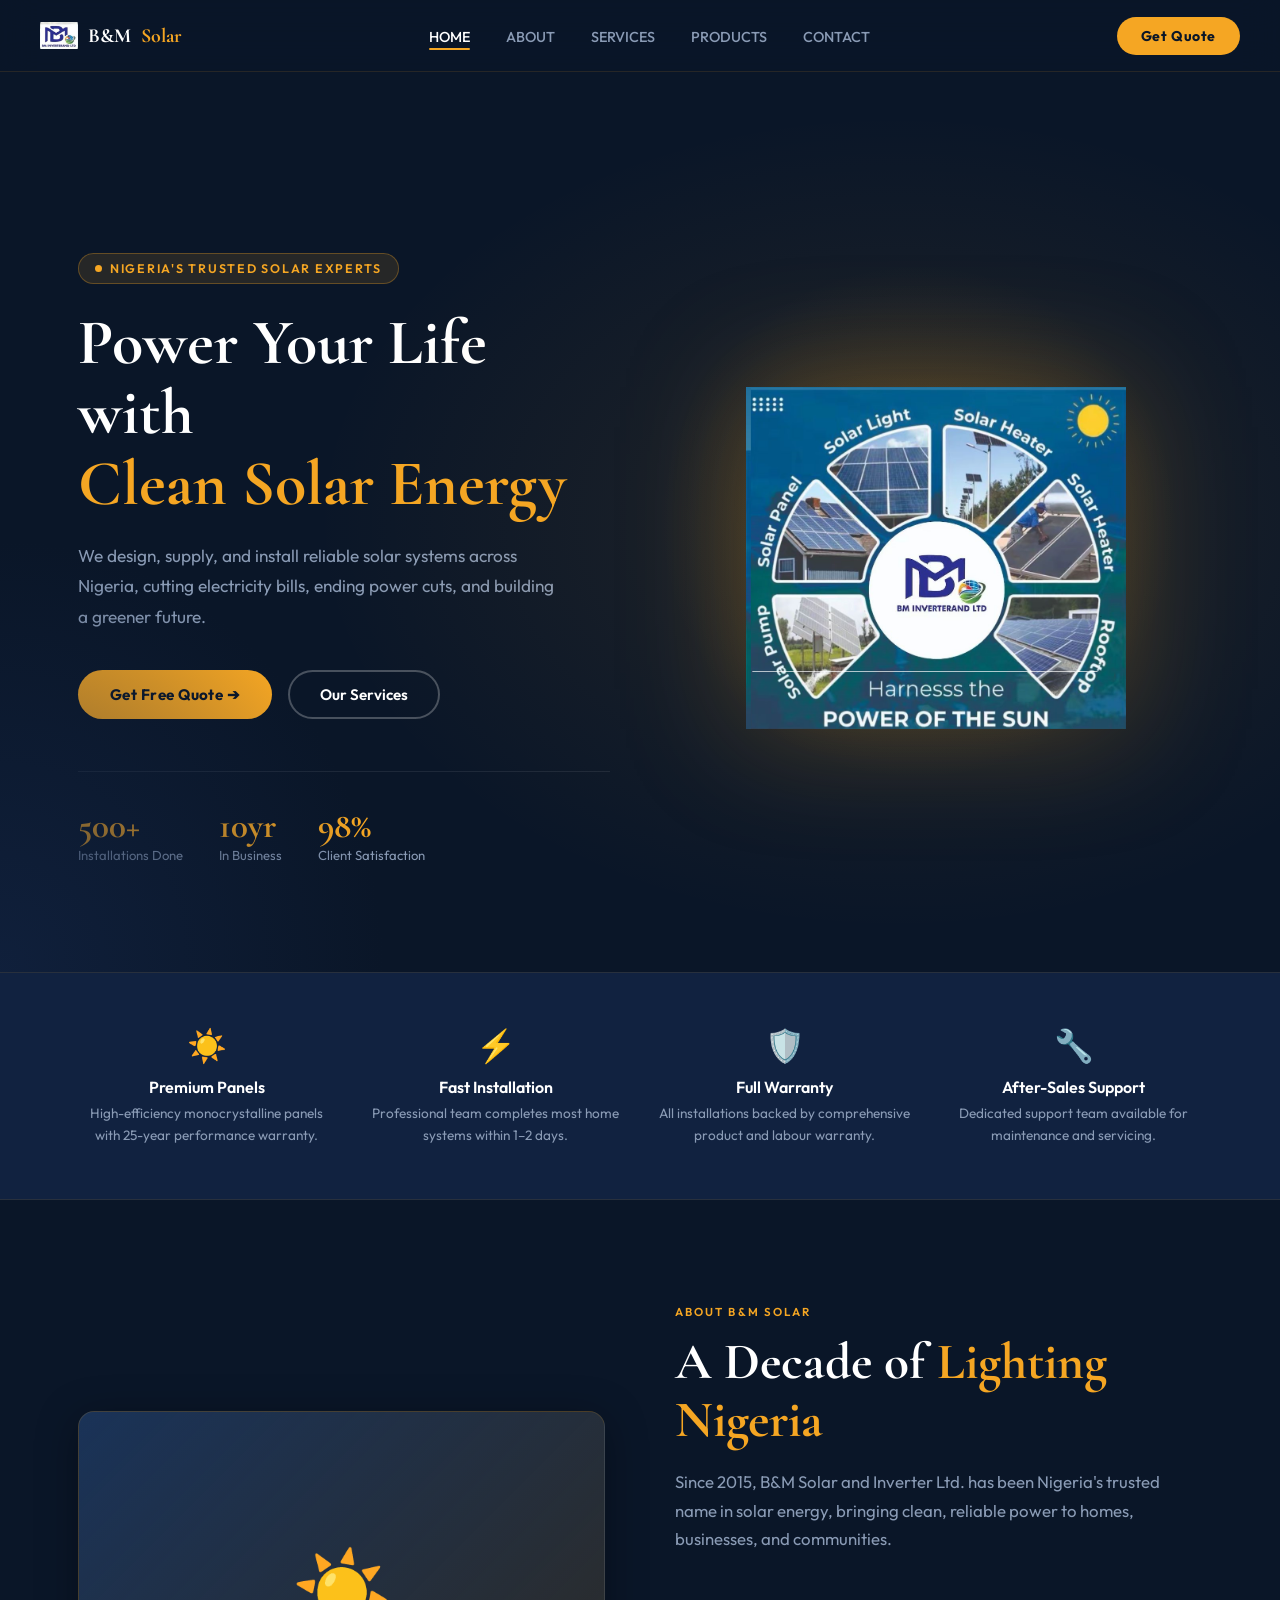
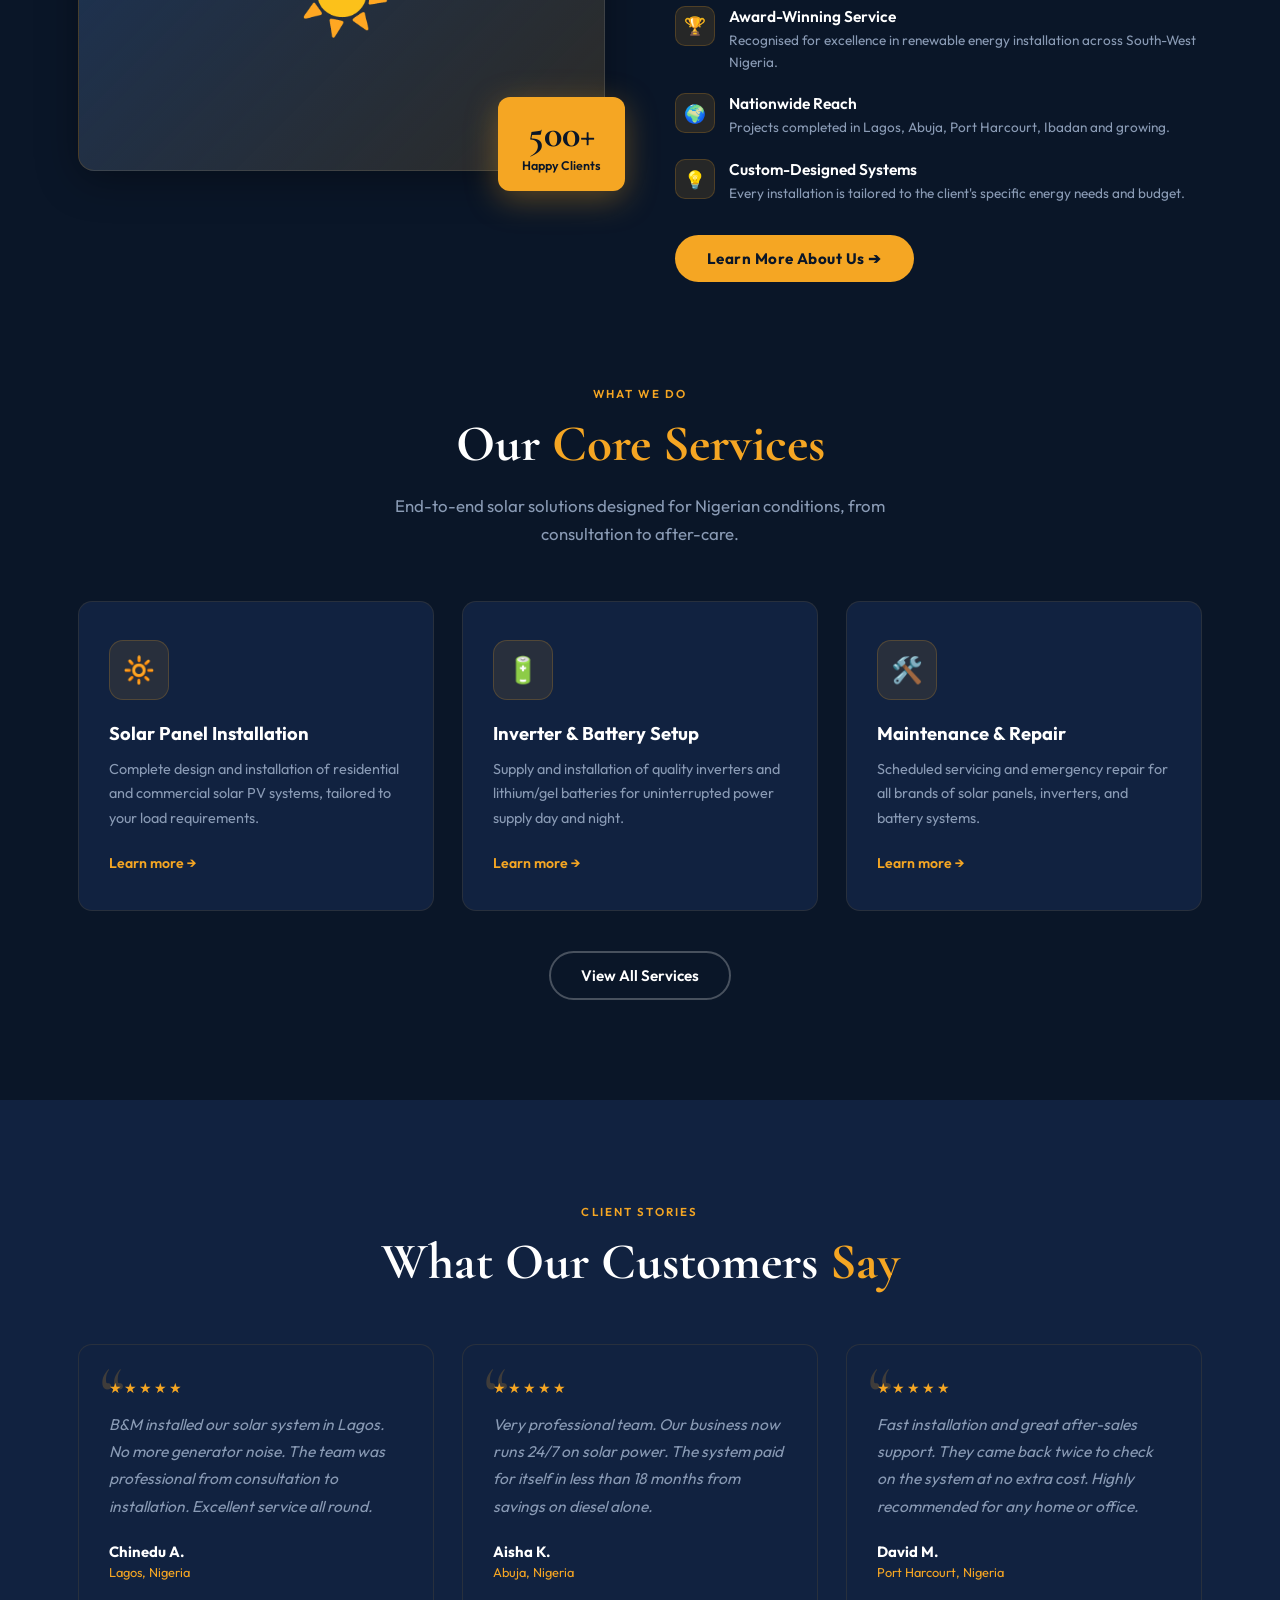
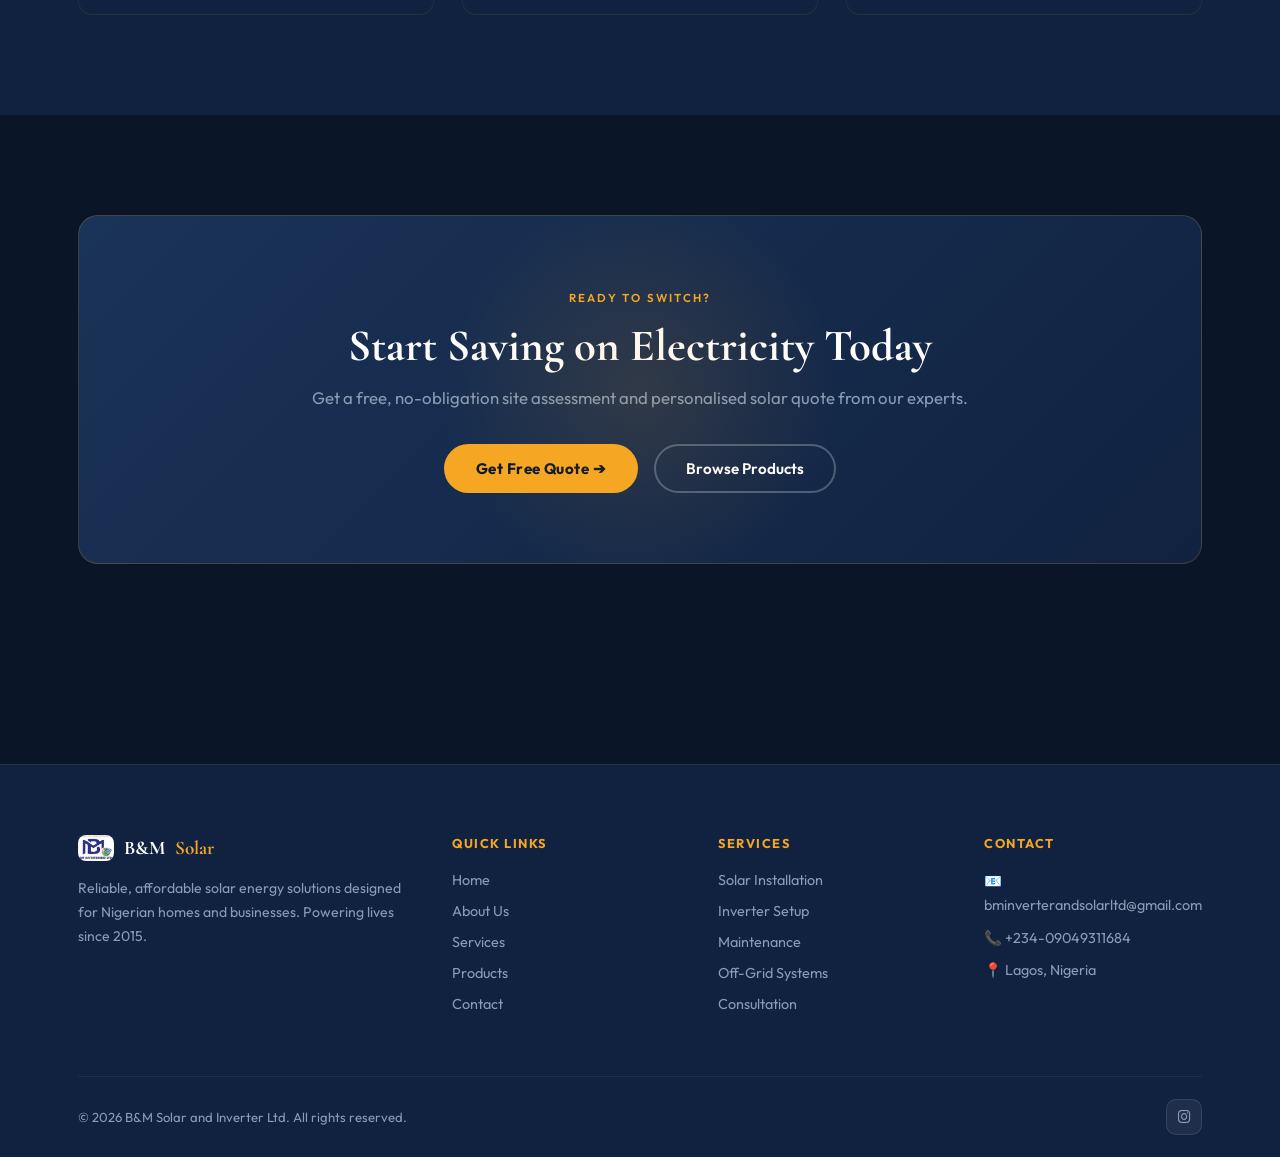
<file: index.html>
<!DOCTYPE html>
<html lang="en">
<head>
  <meta charset="UTF-8" />
  <meta name="viewport" content="width=device-width, initial-scale=1.0"/>
  <title>B&M Solar and Inverter Ltd. | Home</title>
  <meta name="description" content="Nigeria's trusted solar energy company. Professional solar panel installation, inverter setup, and clean energy solutions for homes and businesses.">
  <link rel="stylesheet" href="styles.css">
  <link rel="icon" href="logo.png">
  <link rel="stylesheet"
href="https://cdnjs.cloudflare.com/ajax/libs/font-awesome/6.5.1/css/all.min.css">
</head>
<body style="padding-top:72px">

<!-- nav.js injects <nav> here -->

<!-- ═══════════════ HERO ═══════════════ -->
<section class="hero">
  <div class="container hero-inner">

    <!-- Left text -->
    <div class="hero-text">
      <div class="hero-badge">Nigeria's Trusted Solar Experts</div>
      <h1 class="hero-title">
        Power Your Life with
        <span>Clean Solar Energy</span>
      </h1>
      <p class="hero-desc">
        We design, supply, and install reliable solar systems across Nigeria, cutting electricity bills, ending power cuts, and building a greener future.
      </p>
      <div class="hero-buttons">
        <a href="contact.html" class="btn-primary">Get Free Quote ➔</a>
        <a href="services.html" class="btn-outline">Our Services</a>
      </div>
      <div class="hero-stats">
        <div>
          <div class="stat-num">500<span style="color:var(--gold)">+</span></div>
          <div class="stat-label">Installations Done</div>
        </div>
        <div>
          <div class="stat-num">10<span style="color:var(--gold)">yr</span></div>
          <div class="stat-label">In Business</div>
        </div>
        <div>
          <div class="stat-num">98<span style="color:var(--gold)">%</span></div>
          <div class="stat-label">Client Satisfaction</div>
        </div>
      </div>
    </div>

    <!-- Right image -->
    <div class="hero-img-wrap">
      <img src="logo1.png" alt="Solar Energy System">
    </div>

  </div>
</section>

<!-- ═══════════════ FEATURES STRIP ═══════════════ -->
<div class="features-strip">
  <div class="container">
    <div class="features-grid">
      <div class="feature-item fade-up">
        <span class="feature-icon">☀️</span>
        <h4>Premium Panels</h4>
        <p>High-efficiency monocrystalline panels with 25-year performance warranty.</p>
      </div>
      <div class="feature-item fade-up" style="transition-delay:0.1s">
        <span class="feature-icon">⚡</span>
        <h4>Fast Installation</h4>
        <p>Professional team completes most home systems within 1–2 days.</p>
      </div>
      <div class="feature-item fade-up" style="transition-delay:0.2s">
        <span class="feature-icon">🛡️</span>
        <h4>Full Warranty</h4>
        <p>All installations backed by comprehensive product and labour warranty.</p>
      </div>
      <div class="feature-item fade-up" style="transition-delay:0.3s">
        <span class="feature-icon">🔧</span>
        <h4>After-Sales Support</h4>
        <p>Dedicated support team available for maintenance and servicing.</p>
      </div>
    </div>
  </div>
</div>

<!-- ═══════════════ ABOUT TEASER ═══════════════ -->
<section class="section">
  <div class="container">
    <div class="about-grid">
      <div class="about-img-block fade-up">
        <!-- Replace with a real photo; placeholder gradient block shown -->
        <div style="
          width:100%; min-height:360px;
          border-radius:16px;
          background:linear-gradient(135deg,var(--navy3) 0%,rgba(245,166,35,0.15) 100%);
          display:flex;align-items:center;justify-content:center;
          font-size:5rem;
          box-shadow:var(--shadow);
          border:1px solid rgba(245,166,35,0.15);
        ">☀️</div>
        <div class="about-img-badge">
          <div class="num">500+</div>
          <div class="lbl">Happy Clients</div>
        </div>
      </div>
      <div class="fade-up" style="transition-delay:0.15s">
        <div class="section-label">About B&M Solar</div>
        <h2 class="section-title">A Decade of <span>Lighting Nigeria</span></h2>
        <p class="section-sub">
          Since 2015, B&M Solar and Inverter Ltd. has been Nigeria's trusted name in solar energy, bringing clean, reliable power to homes, businesses, and communities.
        </p>
        <ul class="value-list">
          <li>
            <div class="value-icon">🏆</div>
            <div class="value-text">
              <h4>Award-Winning Service</h4>
              <p>Recognised for excellence in renewable energy installation across South-West Nigeria.</p>
            </div>
          </li>
          <li>
            <div class="value-icon">🌍</div>
            <div class="value-text">
              <h4>Nationwide Reach</h4>
              <p>Projects completed in Lagos, Abuja, Port Harcourt, Ibadan and growing.</p>
            </div>
          </li>
          <li>
            <div class="value-icon">💡</div>
            <div class="value-text">
              <h4>Custom-Designed Systems</h4>
              <p>Every installation is tailored to the client's specific energy needs and budget.</p>
            </div>
          </li>
        </ul>
        <a href="about.html" class="btn-primary" style="margin-top:10px">Learn More About Us ➔</a>
      </div>
    </div>
  </div>
</section>

<!-- ═ SERVICES TEASER  ═ -->
<section class="section" style="padding-top:0">
  <div class="container">
    <div style="text-align:center;margin-bottom:52px" class="fade-up">
      <div class="section-label">What We Do</div>
      <h2 class="section-title">Our <span>Core Services</span></h2>
      <p class="section-sub" style="margin:0 auto">End-to-end solar solutions designed for Nigerian conditions, from consultation to after-care.</p>
    </div>
    <div class="services-grid">
      <div class="service-card fade-up">
        <div class="service-icon">🔆</div>
        <h3>Solar Panel Installation</h3>
        <p>Complete design and installation of residential and commercial solar PV systems, tailored to your load requirements.</p>
        <a href="services.html" class="service-link">Learn more →</a>
      </div>
      <div class="service-card fade-up" style="transition-delay:0.1s">
        <div class="service-icon">🔋</div>
        <h3>Inverter & Battery Setup</h3>
        <p>Supply and installation of quality inverters and lithium/gel batteries for uninterrupted power supply day and night.</p>
        <a href="services.html" class="service-link">Learn more →</a>
      </div>
      <div class="service-card fade-up" style="transition-delay:0.2s">
        <div class="service-icon">🛠️</div>
        <h3>Maintenance & Repair</h3>
        <p>Scheduled servicing and emergency repair for all brands of solar panels, inverters, and battery systems.</p>
        <a href="services.html" class="service-link">Learn more →</a>
      </div>
    </div>
    <div style="text-align:center;margin-top:40px">
      <a href="services.html" class="btn-outline">View All Services</a>
    </div>
  </div>
</section>

<!-- ═══════════════ TESTIMONIALS ═══════════════ -->
<section class="section" style="background:var(--navy2);padding:100px 0">
  <div class="container">
    <div style="text-align:center;margin-bottom:52px" class="fade-up">
      <div class="section-label">Client Stories</div>
      <h2 class="section-title">What Our Customers <span>Say</span></h2>
    </div>
    <div class="testi-grid">
      <div class="testi-card fade-up">
        <div class="testi-stars">★★★★★</div>
        <p class="testi-text">B&M installed our solar system in Lagos. No more generator noise. The team was professional from consultation to installation. Excellent service all round.</p>
        <div class="testi-name">Chinedu A.</div>
        <div class="testi-loc">Lagos, Nigeria</div>
      </div>
      <div class="testi-card fade-up" style="transition-delay:0.12s">
        <div class="testi-stars">★★★★★</div>
        <p class="testi-text">Very professional team. Our business now runs 24/7 on solar power. The system paid for itself in less than 18 months from savings on diesel alone.</p>
        <div class="testi-name">Aisha K.</div>
        <div class="testi-loc">Abuja, Nigeria</div>
      </div>
      <div class="testi-card fade-up" style="transition-delay:0.24s">
        <div class="testi-stars">★★★★★</div>
        <p class="testi-text">Fast installation and great after-sales support. They came back twice to check on the system at no extra cost. Highly recommended for any home or office.</p>
        <div class="testi-name">David M.</div>
        <div class="testi-loc">Port Harcourt, Nigeria</div>
      </div>
    </div>
  </div>
</section>

<!-- ═══════════════ CTA BANNER ═══════════════ -->
<section class="section">
  <div class="container">
    <div class="cta-banner fade-up">
      <div class="section-label">Ready to Switch?</div>
      <h2>Start Saving on Electricity Today</h2>
      <p>Get a free, no-obligation site assessment and personalised solar quote from our experts.</p>
      <div class="cta-buttons">
        <a href="contact.html" class="btn-primary">Get Free Quote ➔</a>
        <a href="products.html" class="btn-outline">Browse Products</a>
      </div>
    </div>
  </div>
</section>

<!-- nav.js injects <footer> here -->
<script src="nav.js"></script>
</body>
</html>
</file>
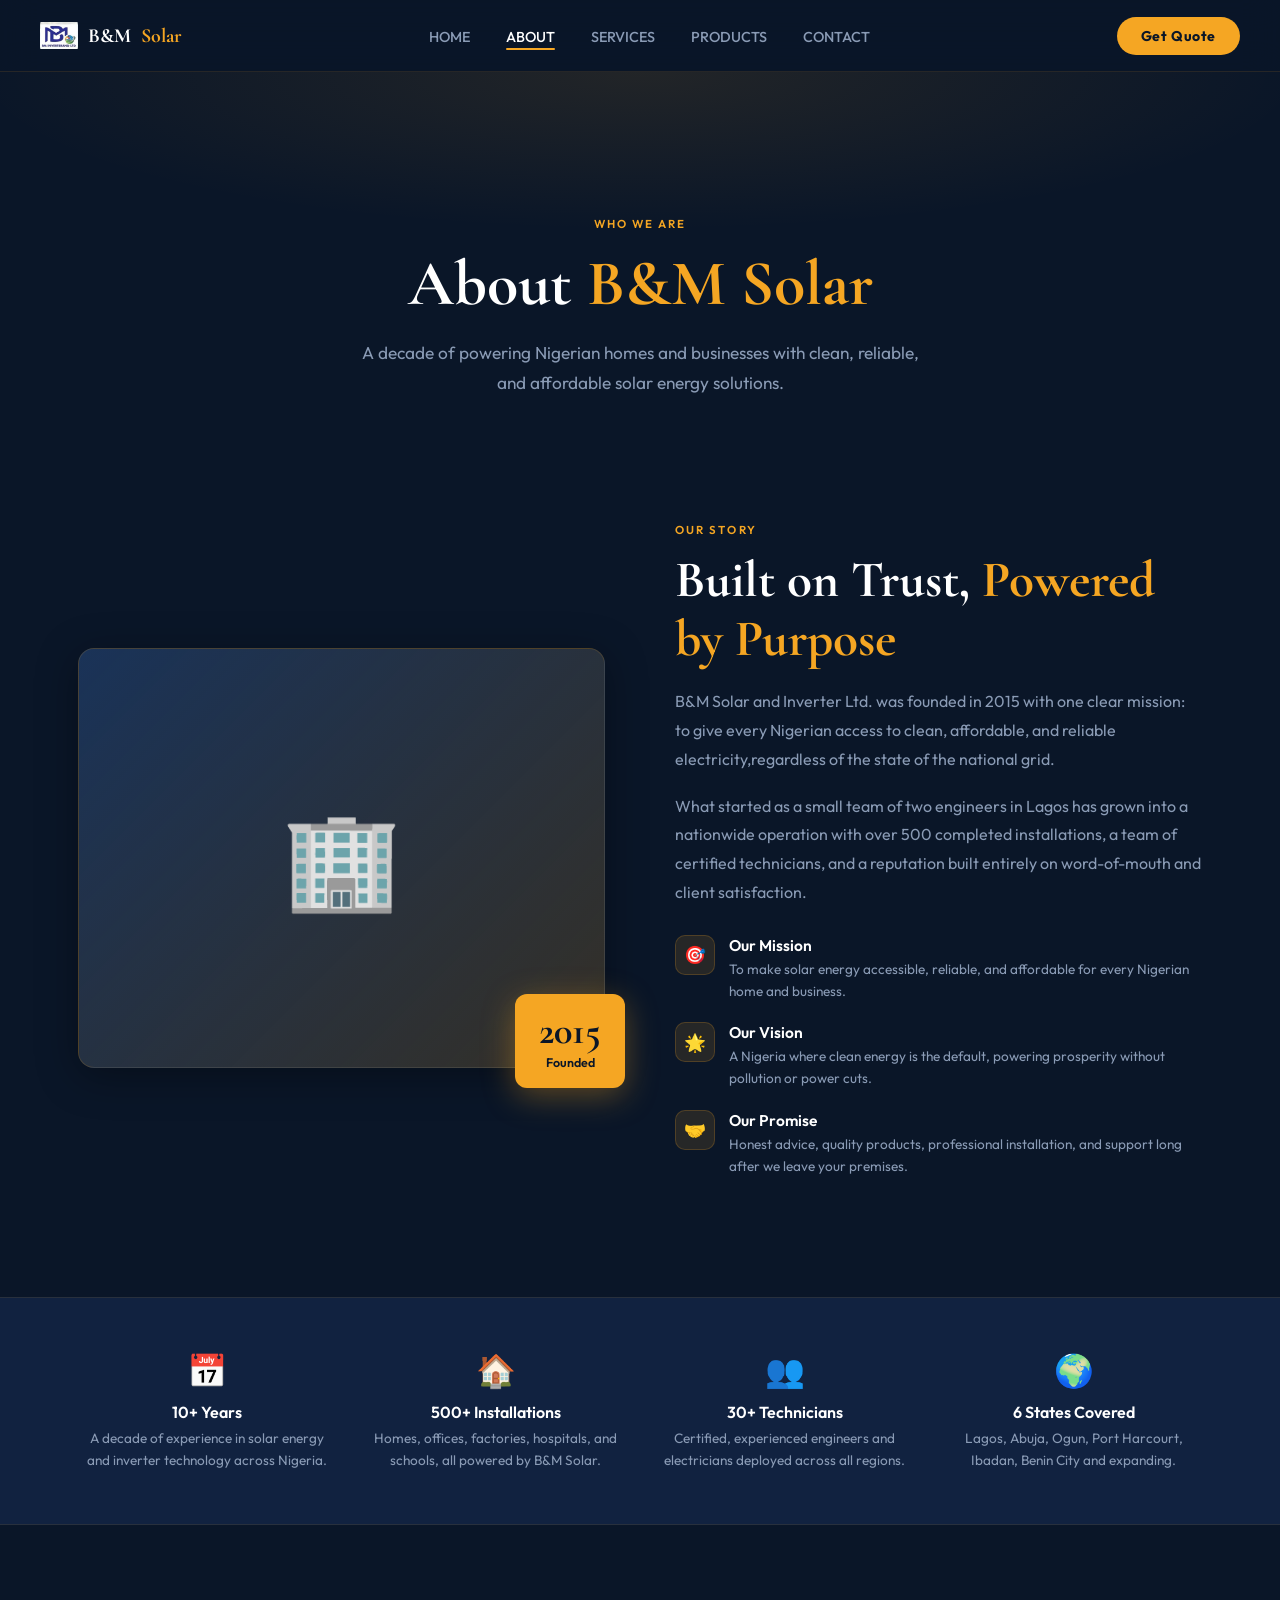
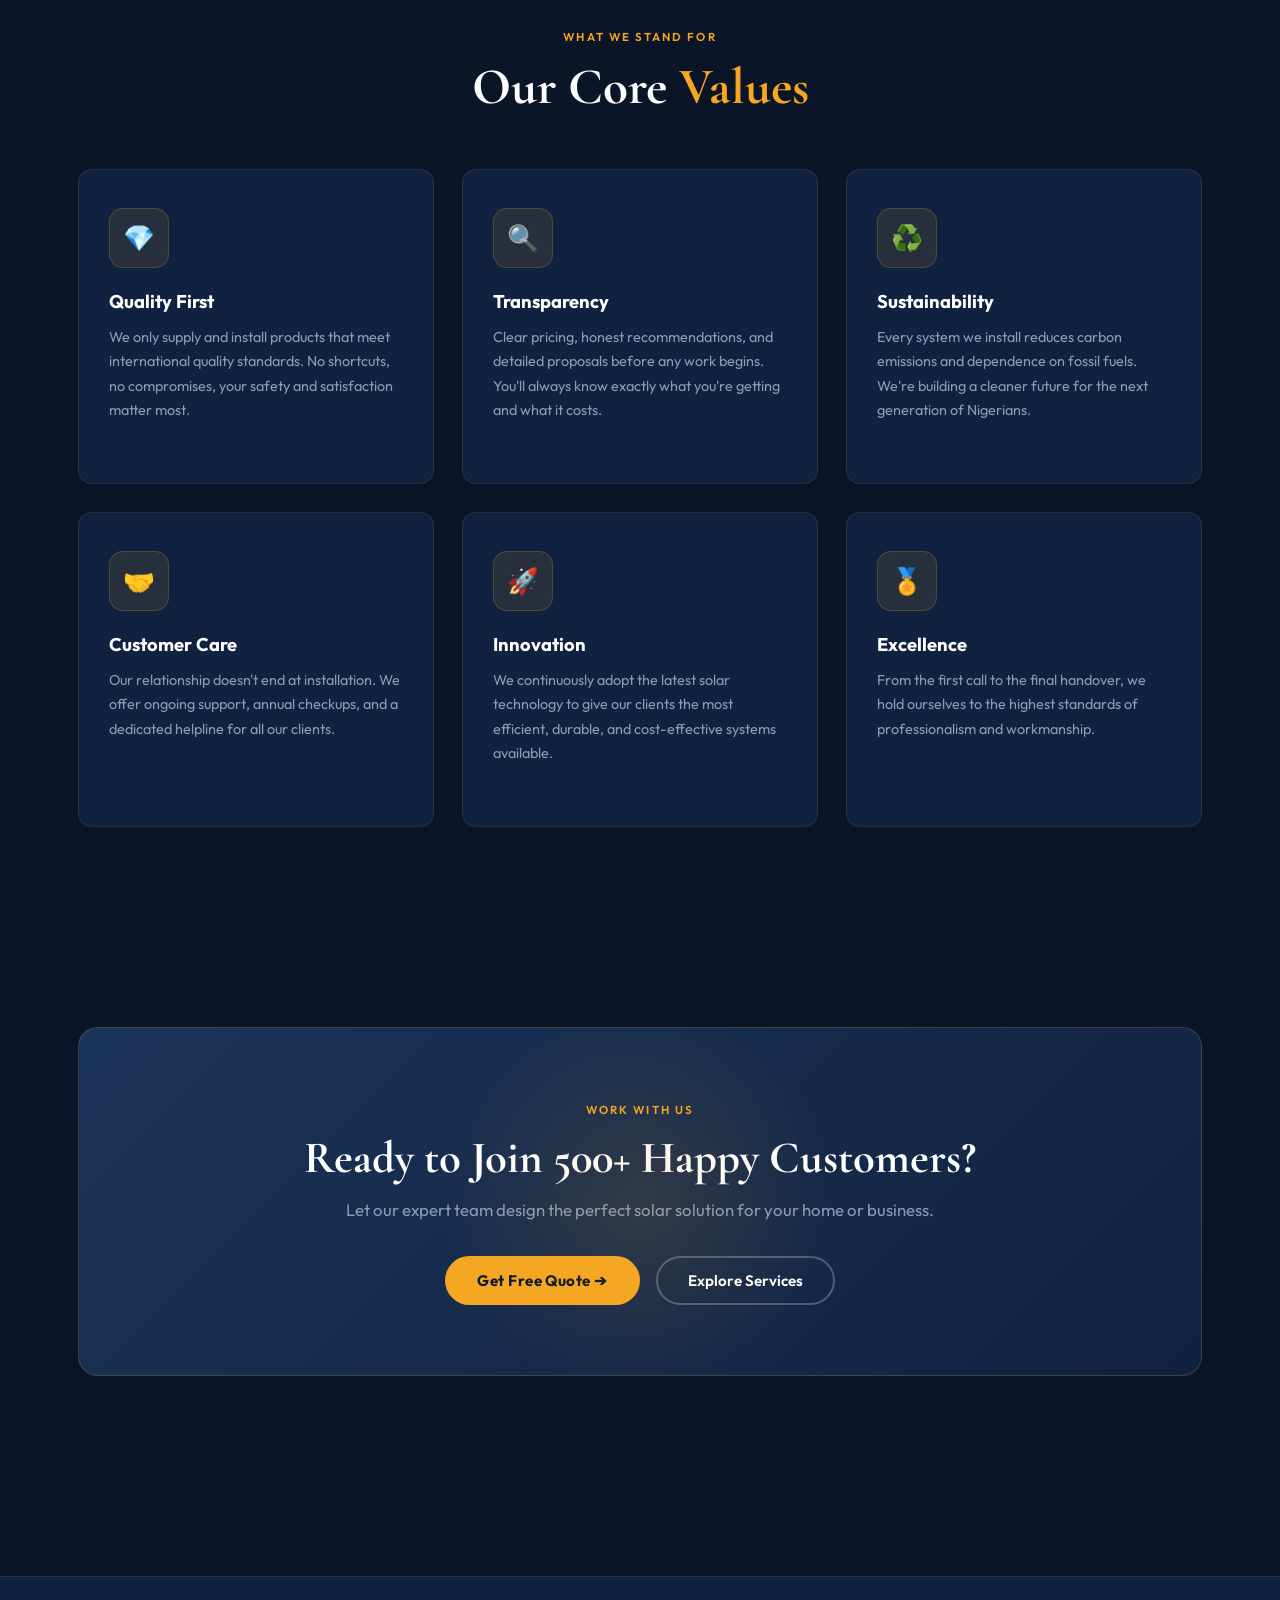
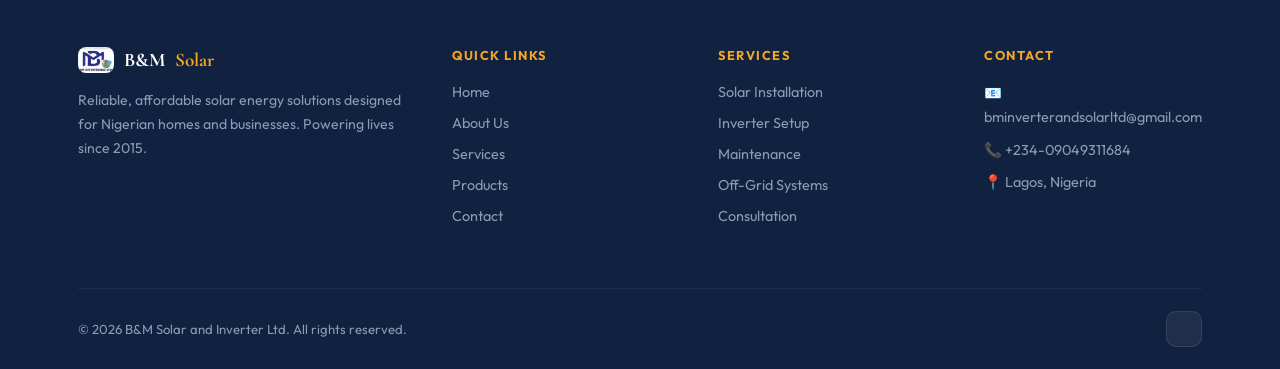
<file: about.html>
<!DOCTYPE html>
<html lang="en">
<head>
  <meta charset="UTF-8" />
  <meta name="viewport" content="width=device-width, initial-scale=1.0"/>
  <title>About Us | B&M Solar and Inverter Ltd.</title>
  <meta name="description" content="Learn about B&M Solar — Nigeria's trusted solar energy company with over 10 years of experience and 500+ successful installations.">
  <link href="https://fonts.googleapis.com/css2?family=Cormorant+Garamond:wght@400;600;700&family=Outfit:wght@300;400;500;600;700&display=swap" rel="stylesheet">
  <link rel="stylesheet" href="styles.css">
  <link rel="icon" href="logo.png">
</head>
<body style="padding-top:72px">

<!-- ═══════════════ PAGE HERO ═══════════════ -->
<section class="page-hero">
  <div class="container">
    <div class="section-label">Who We Are</div>
    <h1 class="page-hero-title">About <span>B&M Solar</span></h1>
    <p class="page-hero-sub">A decade of powering Nigerian homes and businesses with clean, reliable, and affordable solar energy solutions.</p>
  </div>
</section>

<!-- ═══════════════ STORY ═══════════════ -->
<section class="section" style="padding-top:40px">
  <div class="container">
    <div class="about-grid">
      <div class="about-img-block fade-up">
        <div style="
          width:100%; min-height:420px;
          border-radius:16px;
          background:linear-gradient(135deg,var(--navy3) 0%,rgba(245,166,35,0.18) 100%);
          display:flex;align-items:center;justify-content:center;
          font-size:6rem;
          box-shadow:var(--shadow);
          border:1px solid rgba(245,166,35,0.15);
        ">🏢</div>
        <div class="about-img-badge">
          <div class="num">2015</div>
          <div class="lbl">Founded</div>
        </div>
      </div>
      <div class="fade-up" style="transition-delay:0.15s">
        <div class="section-label">Our Story</div>
        <h2 class="section-title">Built on Trust, <span>Powered by Purpose</span></h2>
        <p style="color:var(--muted);line-height:1.8;margin-bottom:18px">
          B&M Solar and Inverter Ltd. was founded in 2015 with one clear mission: to give every Nigerian access to clean, affordable, and reliable electricity,regardless of the state of the national grid.
        </p>
        <p style="color:var(--muted);line-height:1.8;margin-bottom:28px">
          What started as a small team of two engineers in Lagos has grown into a nationwide operation with over 500 completed installations, a team of certified technicians, and a reputation built entirely on word-of-mouth and client satisfaction.
        </p>
        <ul class="value-list">
          <li>
            <div class="value-icon">🎯</div>
            <div class="value-text">
              <h4>Our Mission</h4>
              <p>To make solar energy accessible, reliable, and affordable for every Nigerian home and business.</p>
            </div>
          </li>
          <li>
            <div class="value-icon">🌟</div>
            <div class="value-text">
              <h4>Our Vision</h4>
              <p>A Nigeria where clean energy is the default, powering prosperity without pollution or power cuts.</p>
            </div>
          </li>
          <li>
            <div class="value-icon">🤝</div>
            <div class="value-text">
              <h4>Our Promise</h4>
              <p>Honest advice, quality products, professional installation, and support long after we leave your premises.</p>
            </div>
          </li>
        </ul>
      </div>
    </div>
  </div>
</section>

<!-- ═══════════════ STATS ═══════════════ -->
<div class="features-strip">
  <div class="container">
    <div class="features-grid">
      <div class="feature-item fade-up">
        <span class="feature-icon">📅</span>
        <h4>10+ Years</h4>
        <p>A decade of experience in solar energy and inverter technology across Nigeria.</p>
      </div>
      <div class="feature-item fade-up" style="transition-delay:0.1s">
        <span class="feature-icon">🏠</span>
        <h4>500+ Installations</h4>
        <p>Homes, offices, factories, hospitals, and schools, all powered by B&M Solar.</p>
      </div>
      <div class="feature-item fade-up" style="transition-delay:0.2s">
        <span class="feature-icon">👥</span>
        <h4>30+ Technicians</h4>
        <p>Certified, experienced engineers and electricians deployed across all regions.</p>
      </div>
      <div class="feature-item fade-up" style="transition-delay:0.3s">
        <span class="feature-icon">🌍</span>
        <h4>6 States Covered</h4>
        <p>Lagos, Abuja, Ogun, Port Harcourt, Ibadan, Benin City and expanding.</p>
      </div>
    </div>
  </div>
</div>

<!-- ═══════════════ VALUES ═══════════════ -->
<section class="section">
  <div class="container">
    <div style="text-align:center;margin-bottom:52px" class="fade-up">
      <div class="section-label">What We Stand For</div>
      <h2 class="section-title">Our Core <span>Values</span></h2>
    </div>
    <div class="services-grid">
      <div class="service-card fade-up">
        <div class="service-icon">💎</div>
        <h3>Quality First</h3>
        <p>We only supply and install products that meet international quality standards. No shortcuts, no compromises, your safety and satisfaction matter most.</p>
      </div>
      <div class="service-card fade-up" style="transition-delay:0.1s">
        <div class="service-icon">🔍</div>
        <h3>Transparency</h3>
        <p>Clear pricing, honest recommendations, and detailed proposals before any work begins. You'll always know exactly what you're getting and what it costs.</p>
      </div>
      <div class="service-card fade-up" style="transition-delay:0.2s">
        <div class="service-icon">♻️</div>
        <h3>Sustainability</h3>
        <p>Every system we install reduces carbon emissions and dependence on fossil fuels. We're building a cleaner future for the next generation of Nigerians.</p>
      </div>
      <div class="service-card fade-up" style="transition-delay:0s">
        <div class="service-icon">🤝</div>
        <h3>Customer Care</h3>
        <p>Our relationship doesn't end at installation. We offer ongoing support, annual checkups, and a dedicated helpline for all our clients.</p>
      </div>
      <div class="service-card fade-up" style="transition-delay:0.1s">
        <div class="service-icon">🚀</div>
        <h3>Innovation</h3>
        <p>We continuously adopt the latest solar technology to give our clients the most efficient, durable, and cost-effective systems available.</p>
      </div>
      <div class="service-card fade-up" style="transition-delay:0.2s">
        <div class="service-icon">🏅</div>
        <h3>Excellence</h3>
        <p>From the first call to the final handover, we hold ourselves to the highest standards of professionalism and workmanship.</p>
      </div>
    </div>
  </div>
</section>

<!-- ═══════════════ CTA ═══════════════ -->
<section class="section">
  <div class="container">
    <div class="cta-banner fade-up">
      <div class="section-label">Work With Us</div>
      <h2>Ready to Join 500+ Happy Customers?</h2>
      <p>Let our expert team design the perfect solar solution for your home or business.</p>
      <div class="cta-buttons">
        <a href="contact.html" class="btn-primary">Get Free Quote ➔</a>
        <a href="services.html" class="btn-outline">Explore Services</a>
      </div>
    </div>
  </div>
</section>

<script src="nav.js"></script>
</body>
</html>
</file>
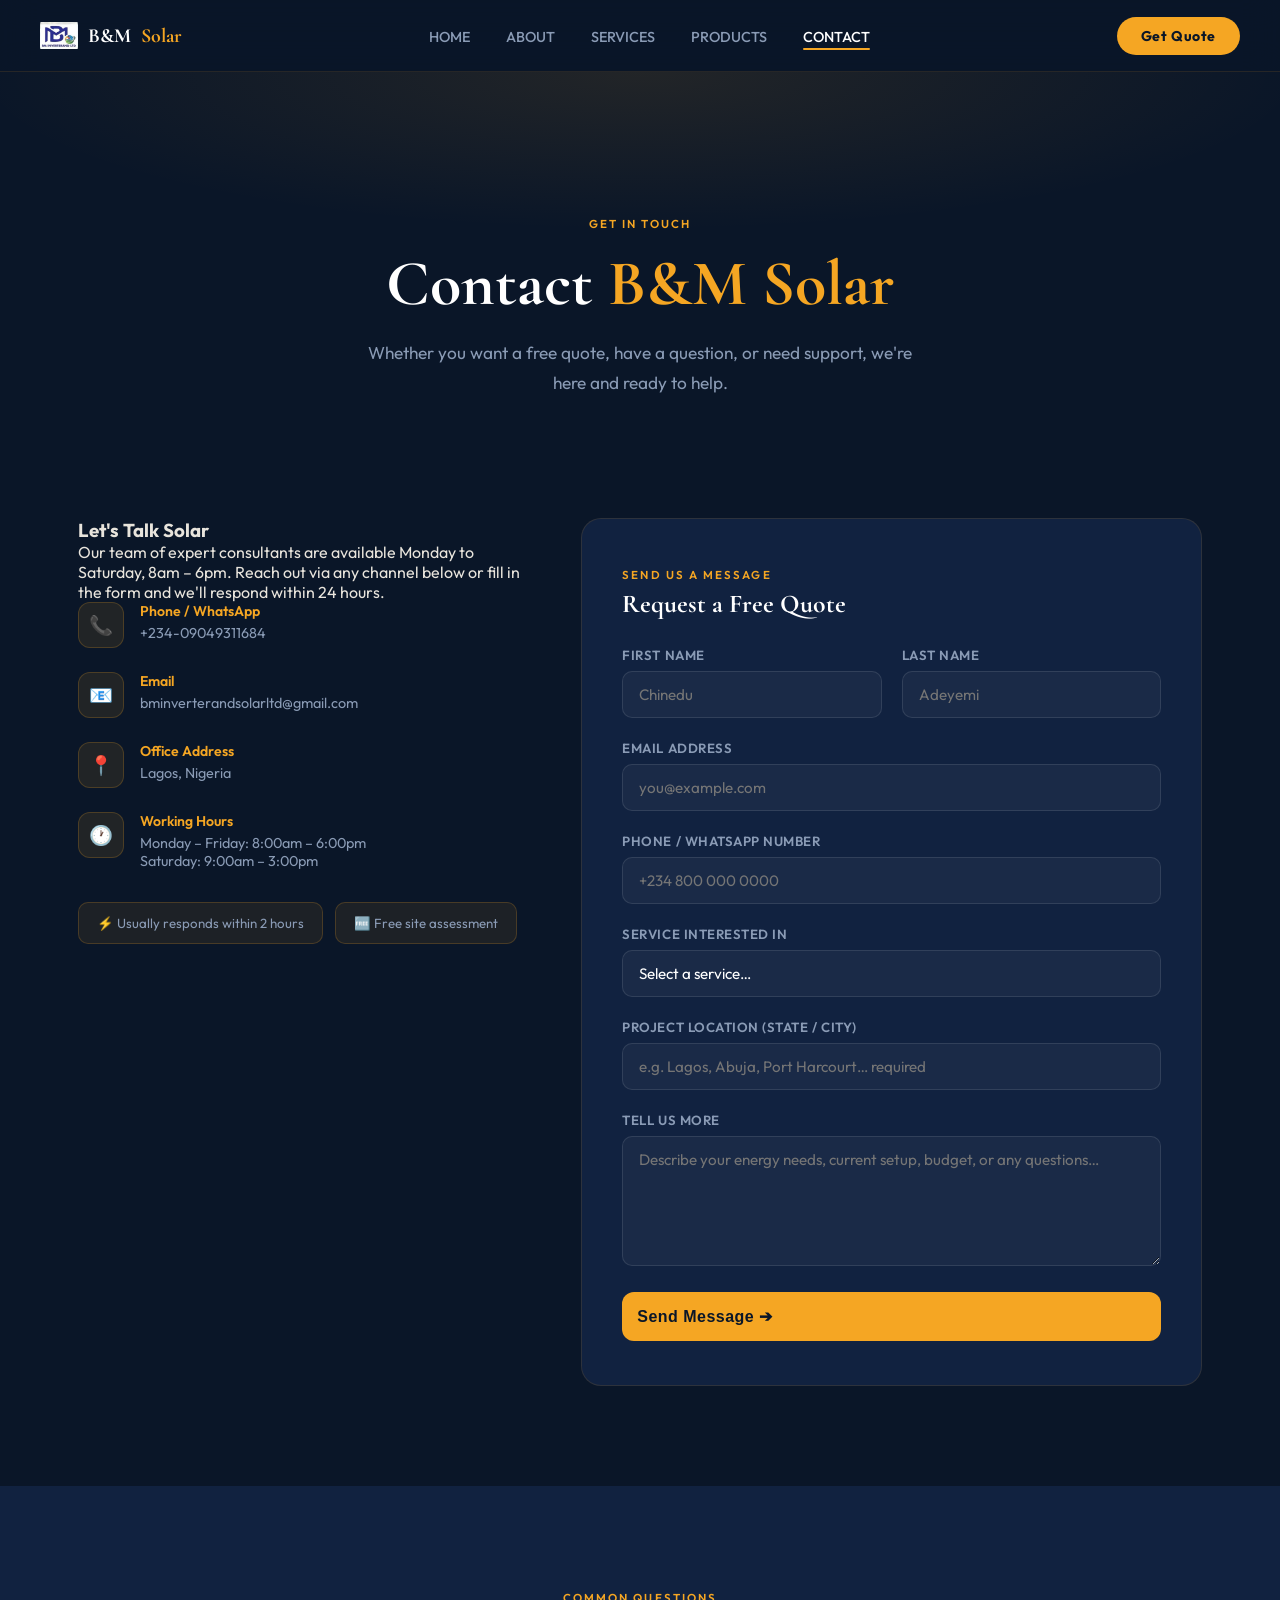
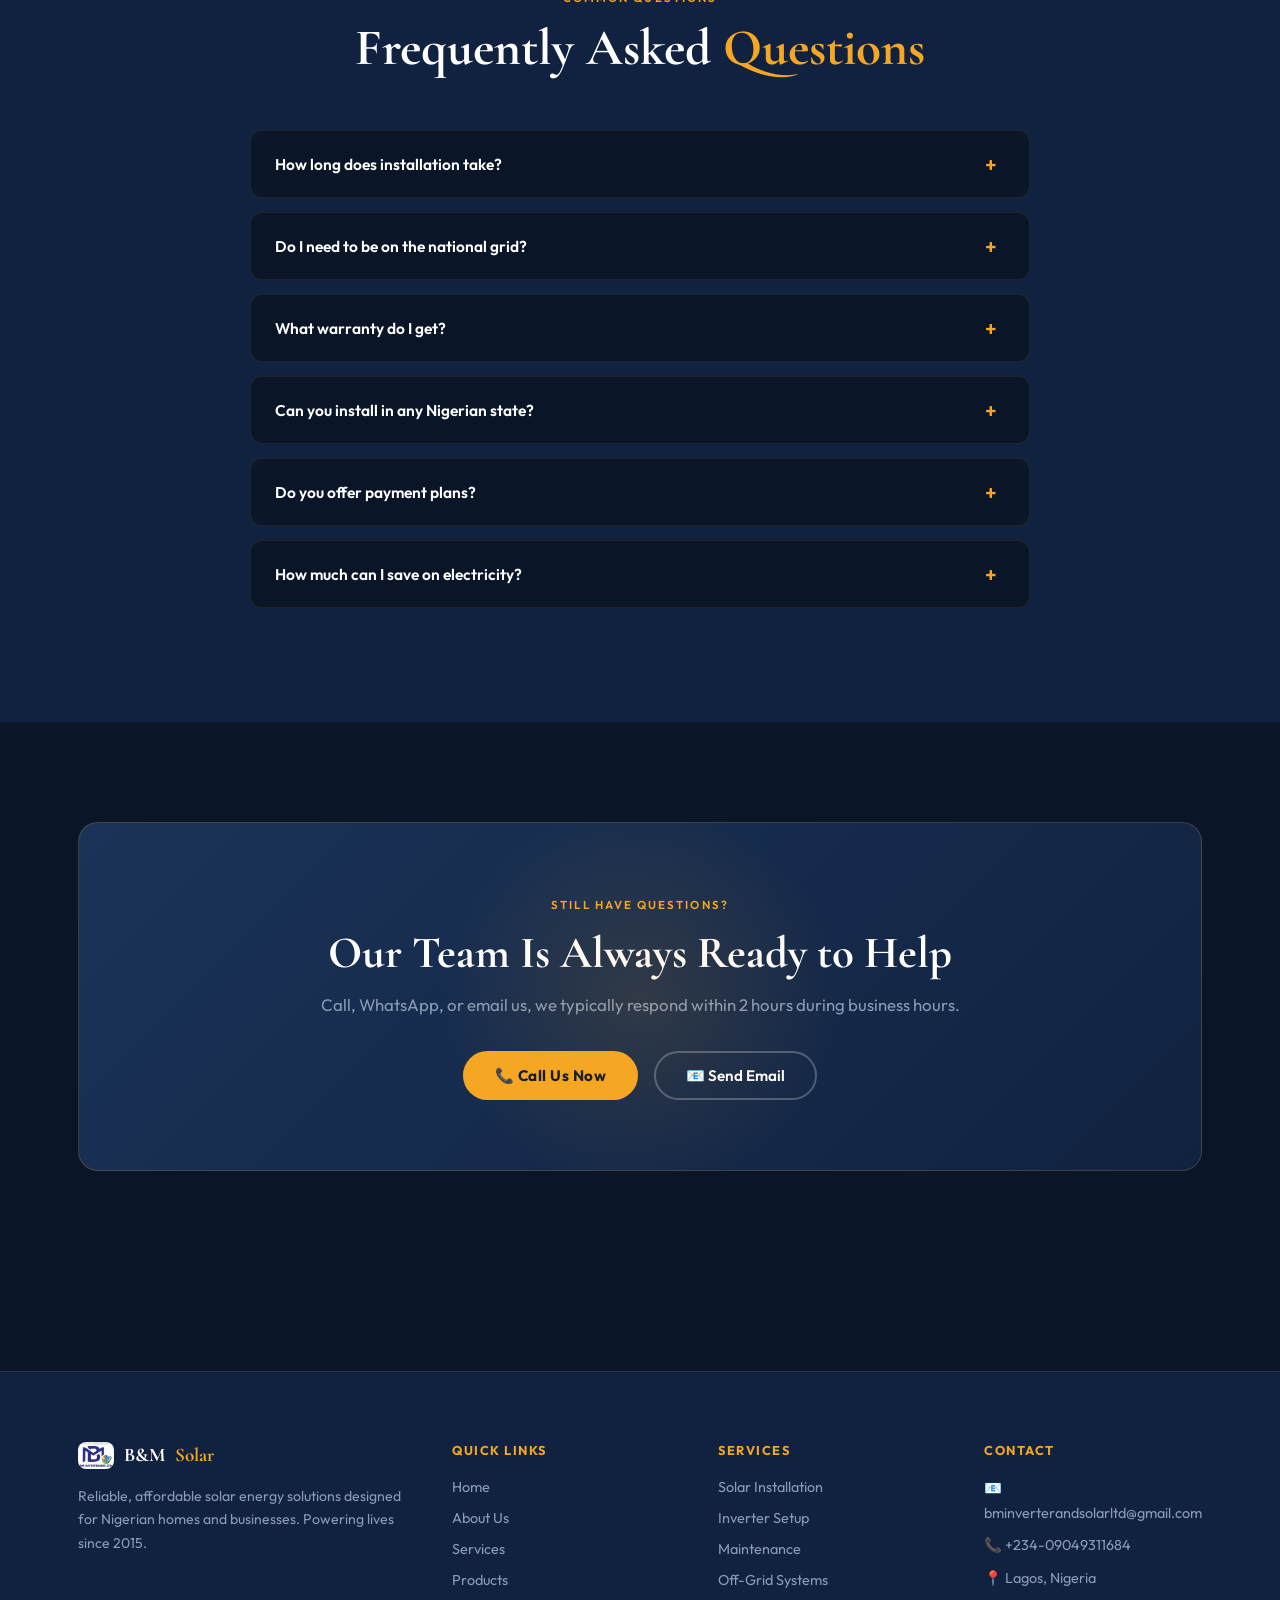
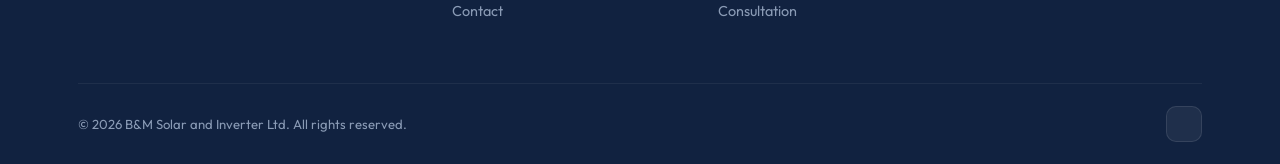
<file: contact.html>
<!DOCTYPE html>
<html lang="en">
<head>
  <meta charset="UTF-8" />
  <meta name="viewport" content="width=device-width, initial-scale=1.0"/>
  <title>Contact Us | B&M Solar and Inverter Ltd.</title>
  <meta name="description" content="Get in touch with B&M Solar. Request a free quote, book a site assessment, or speak with our solar experts today.">
  <link href="https://fonts.googleapis.com/css2?family=Cormorant+Garamond:wght@400;600;700&family=Outfit:wght@300;400;500;600;700&display=swap" rel="stylesheet">
  <link rel="stylesheet" href="styles.css">
  <link rel="icon" href="logo.png">
  <style>
    .success-msg {
      display: none;
      background: rgba(245,166,35,0.12);
      border: 1px solid rgba(245,166,35,0.4);
      border-radius: 12px;
      padding: 20px 24px;
      color: var(--gold);
      font-weight: 600;
      margin-bottom: 24px;
      text-align: center;
    }
    .success-msg.show { display: block; }
  </style>
</head>
<body style="padding-top:72px">

<!-- PAGE HERO -->
<section class="page-hero">
  <div class="container">
    <div class="section-label">Get In Touch</div>
    <h1 class="page-hero-title">Contact <span>B&M Solar</span></h1>
    <p class="page-hero-sub">Whether you want a free quote, have a question, or need support, we're here and ready to help.</p>
  </div>
</section>

<!-- CONTACT SECTION -->
<section class="section" style="padding-top:40px">
  <div class="container">
    <div class="contact-grid">

      <!-- LEFT: Info -->
      <div class="fade-up">
        <h3>Let's Talk Solar</h3>
        <p>Our team of expert consultants are available Monday to Saturday, 8am – 6pm. Reach out via any channel below or fill in the form and we'll respond within 24 hours.</p>

        <div class="contact-item">
          <div class="contact-icon">📞</div>
          <div>
            <h4>Phone / WhatsApp</h4>
            <p>+234-09049311684</p>
          </div>
        </div>

        <div class="contact-item">
          <div class="contact-icon">📧</div>
          <div>
            <h4>Email</h4>
            <p>bminverterandsolarltd@gmail.com</p>
          </div>
        </div>

        <div class="contact-item">
          <div class="contact-icon">📍</div>
          <div>
            <h4>Office Address</h4>
            <p>Lagos, Nigeria</p>
          </div>
        </div>

        <div class="contact-item">
          <div class="contact-icon">🕐</div>
          <div>
            <h4>Working Hours</h4>
            <p>Monday – Friday: 8:00am – 6:00pm</p>
            <p>Saturday: 9:00am – 3:00pm</p>
          </div>
        </div>

        <!-- Quick badges -->
        <div style="display:flex;gap:12px;flex-wrap:wrap;margin-top:32px">
          <div style="background:rgba(245,166,35,0.08);border:1px solid rgba(245,166,35,0.2);border-radius:10px;padding:12px 18px;font-size:0.83rem;color:var(--muted)">
            ⚡ Usually responds within 2 hours
          </div>
          <div style="background:rgba(245,166,35,0.08);border:1px solid rgba(245,166,35,0.2);border-radius:10px;padding:12px 18px;font-size:0.83rem;color:var(--muted)">
            🆓 Free site assessment
          </div>
        </div>
      </div>

      <!-- RIGHT: Form -->
      <div class="contact-form fade-up" style="transition-delay:0.15s">
        <div class="section-label" style="margin-bottom:6px">Send Us a Message</div>
        <h3 style="font-family:'Cormorant Garamond',serif;font-size:1.6rem;color:var(--white);margin-bottom:28px">Request a Free Quote</h3>

        <div class="success-msg" id="successMsg">
          ✅ Thank you! We'll be in touch within 24 hours.
        </div>

        <form id="contactForm" novalidate>
          <div class="form-row">
            <div class="form-group">
              <label for="fname">First Name</label>
              <input type="text" id="fname" name="fname" placeholder="Chinedu" required>
            </div>
            <div class="form-group">
              <label for="lname">Last Name</label>
              <input type="text" id="lname" name="lname" placeholder="Adeyemi" required>
            </div>
          </div>
          <div class="form-group">
            <label for="email">Email Address</label>
            <input type="email" id="email" name="email" placeholder="you@example.com" required>
          </div>
          <div class="form-group">
            <label for="phone">Phone / WhatsApp Number</label>
            <input type="tel" id="phone" name="phone" placeholder="+234 800 000 0000" required>
          </div>
          <div class="form-group">
            <label for="service">Service Interested In</label>
            <select id="service" name="service">
              <option value="" disabled selected>Select a service…</option>
              <option>Solar Panel Installation</option>
              <option>Inverter & Battery Setup</option>
              <option>Off-Grid Solar System</option>
              <option>Commercial Solar</option>
              <option>Maintenance & Repair</option>
              <option>Energy Consultation</option>
              <option>Product Purchase Only</option>
              <option>Not Sure — Need Advice</option>
            </select>
          </div>
          <div class="form-group">
            <label for="location">Project Location (State / City)</label>
            <input type="text" id="location" name="location" placeholder="e.g. Lagos, Abuja, Port Harcourt… required">
          </div>
          <div class="form-group">
            <label for="message">Tell Us More</label>
            <textarea id="message" name="message" placeholder="Describe your energy needs, current setup, budget, or any questions…"></textarea>
          </div>
          <button type="submit" class="btn-primary form-submit">Send Message ➔</button>
        </form>
      </div>
    </div>
  </div>
</section>

<!-- FAQ -->
<section class="section" style="background:var(--navy2);padding:100px 0">
  <div class="container">
    <div style="text-align:center;margin-bottom:52px" class="fade-up">
      <div class="section-label">Common Questions</div>
      <h2 class="section-title">Frequently Asked <span>Questions</span></h2>
    </div>
    <div style="max-width:780px;margin:0 auto">
      <div class="faq-list" id="faqList">

        <div class="faq-item fade-up" onclick="toggleFaq(this)">
          <div class="faq-q">How long does installation take? <span class="faq-icon">+</span></div>
          <div class="faq-a">Most residential installations are completed within 1–2 working days. Larger commercial systems may take 3–5 days depending on system size and site conditions.</div>
        </div>

        <div class="faq-item fade-up" style="transition-delay:0.05s" onclick="toggleFaq(this)">
          <div class="faq-q">Do I need to be on the national grid? <span class="faq-icon">+</span></div>
          <div class="faq-a">No. We design both grid-tied systems (which work with PHCN) and fully off-grid systems that operate completely independently of the national grid.</div>
        </div>

        <div class="faq-item fade-up" style="transition-delay:0.1s" onclick="toggleFaq(this)">
          <div class="faq-q">What warranty do I get? <span class="faq-icon">+</span></div>
          <div class="faq-a">Solar panels carry a 20–25 year manufacturer performance warranty. Inverters and batteries carry 2–10 years depending on the brand. Our installation work carries a 12-month labour warranty.</div>
        </div>

        <div class="faq-item fade-up" style="transition-delay:0.15s" onclick="toggleFaq(this)">
          <div class="faq-q">Can you install in any Nigerian state? <span class="faq-icon">+</span></div>
          <div class="faq-a">We currently serve Lagos, Ogun, Abuja (FCT), Rivers, Oyo, and Edo states. We're rapidly expanding. Contact us for your location and we'll confirm availability.</div>
        </div>

        <div class="faq-item fade-up" style="transition-delay:0.2s" onclick="toggleFaq(this)">
          <div class="faq-q">Do you offer payment plans? <span class="faq-icon">+</span></div>
          <div class="faq-a">Yes. We partner with select financial institutions to offer instalment payment plans for qualifying customers. Ask our team for details during your consultation.</div>
        </div>

        <div class="faq-item fade-up" style="transition-delay:0.25s" onclick="toggleFaq(this)">
          <div class="faq-q">How much can I save on electricity? <span class="faq-icon">+</span></div>
          <div class="faq-a">Most households see electricity costs drop by 80–100%. On average, our systems pay for themselves within 2–4 years through savings on PHCN bills and diesel generator costs.</div>
        </div>

      </div>
    </div>
  </div>
</section>

<!-- CTA -->
<section class="section">
  <div class="container">
    <div class="cta-banner fade-up">
      <div class="section-label">Still Have Questions?</div>
      <h2>Our Team Is Always Ready to Help</h2>
      <p>Call, WhatsApp, or email us, we typically respond within 2 hours during business hours.</p>
      <div class="cta-buttons">
        <a href="tel:+23409049311684" class="btn-primary">📞 Call Us Now</a>
        <a href="mailto:bminverterandsolarltd@gmail.com" class="btn-outline">📧 Send Email</a>
      </div>
    </div>
  </div>
</section>

<style>
.faq-item {
  background: var(--navy);
  border: 1px solid rgba(245,166,35,0.1);
  border-radius: 12px;
  margin-bottom: 14px;
  overflow: hidden;
  cursor: pointer;
  transition: all 0.3s ease;
}
.faq-item:hover { border-color: rgba(245,166,35,0.3); }
.faq-q {
  display: flex;
  justify-content: space-between;
  align-items: center;
  padding: 20px 24px;
  font-size: 0.97rem;
  font-weight: 600;
  color: var(--white);
  gap: 16px;
}
.faq-icon { color: var(--gold); font-size: 1.3rem; min-width: 20px; transition: transform 0.3s ease; }
.faq-a {
  display: none;
  padding: 0 24px 20px;
  font-size: 0.9rem;
  color: var(--muted);
  line-height: 1.75;
}
.faq-item.open .faq-a { display: block; }
.faq-item.open .faq-icon { transform: rotate(45deg); }
.faq-item.open { border-color: rgba(245,166,35,0.3); }
</style>

<script>
const form = document.getElementById("contactForm");
const successMsg = document.getElementById("successMsg");
const btn = form.querySelector("button[type=submit]");

form.addEventListener("submit", async function (e) {
  e.preventDefault();

  // ✅ validate first
  if (!form.checkValidity()) {
    form.reportValidity();
    return;
  }

  successMsg.classList.remove("show");

  // 🔄 start spinner
  btn.disabled = true;
  btn.innerHTML = `<span class="loader"></span> Sending...`;

  // collect data
  const formData = {
    fname: form.fname.value,
    lname: form.lname.value,
    email: form.email.value,
    phone: form.phone.value,
    service: form.service.value,
    location: form.location.value,
    message: form.message.value
  };

  try {
    const res = await fetch("http://localhost:5000/send-email", {
      method: "POST",
      headers: {
        "Content-Type": "application/json"
      },
      body: JSON.stringify(formData)
    });

    const data = await res.json();

    // stop spinner
    btn.disabled = false;
    btn.innerHTML = `Send Message ➔`;

    if (res.ok) {
      successMsg.textContent = "✅ Thank you! We'll be in touch within 24 hours";
      successMsg.classList.add("show");
      form.reset();
    } else {
      alert(data.message || "Something went wrong. Please try again.");
    }

  } catch (error) {
    btn.disabled = false;
    btn.innerHTML = `Send Message ➔`;

    alert("Network error. Please check your connection or backend.");
  }
});
</script>
<script src="nav.js"></script>
</body>
</html>
</file>
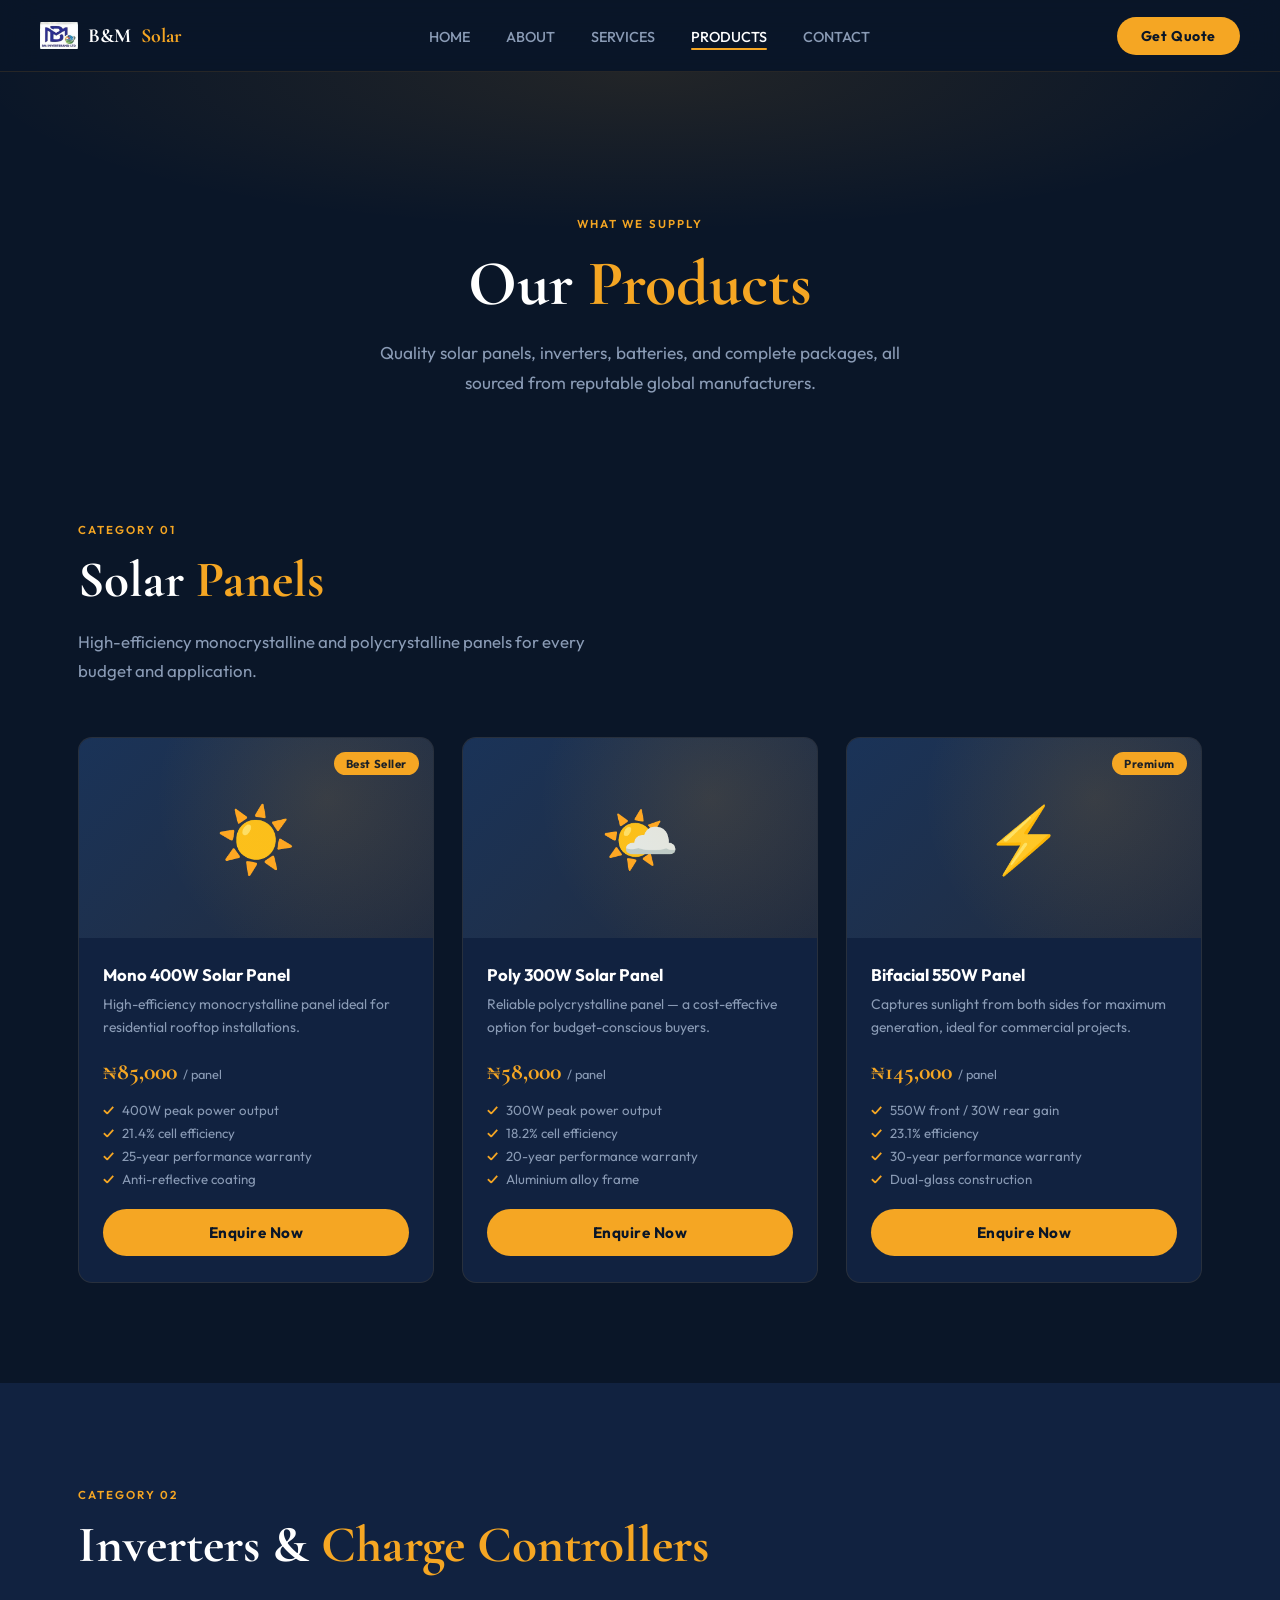
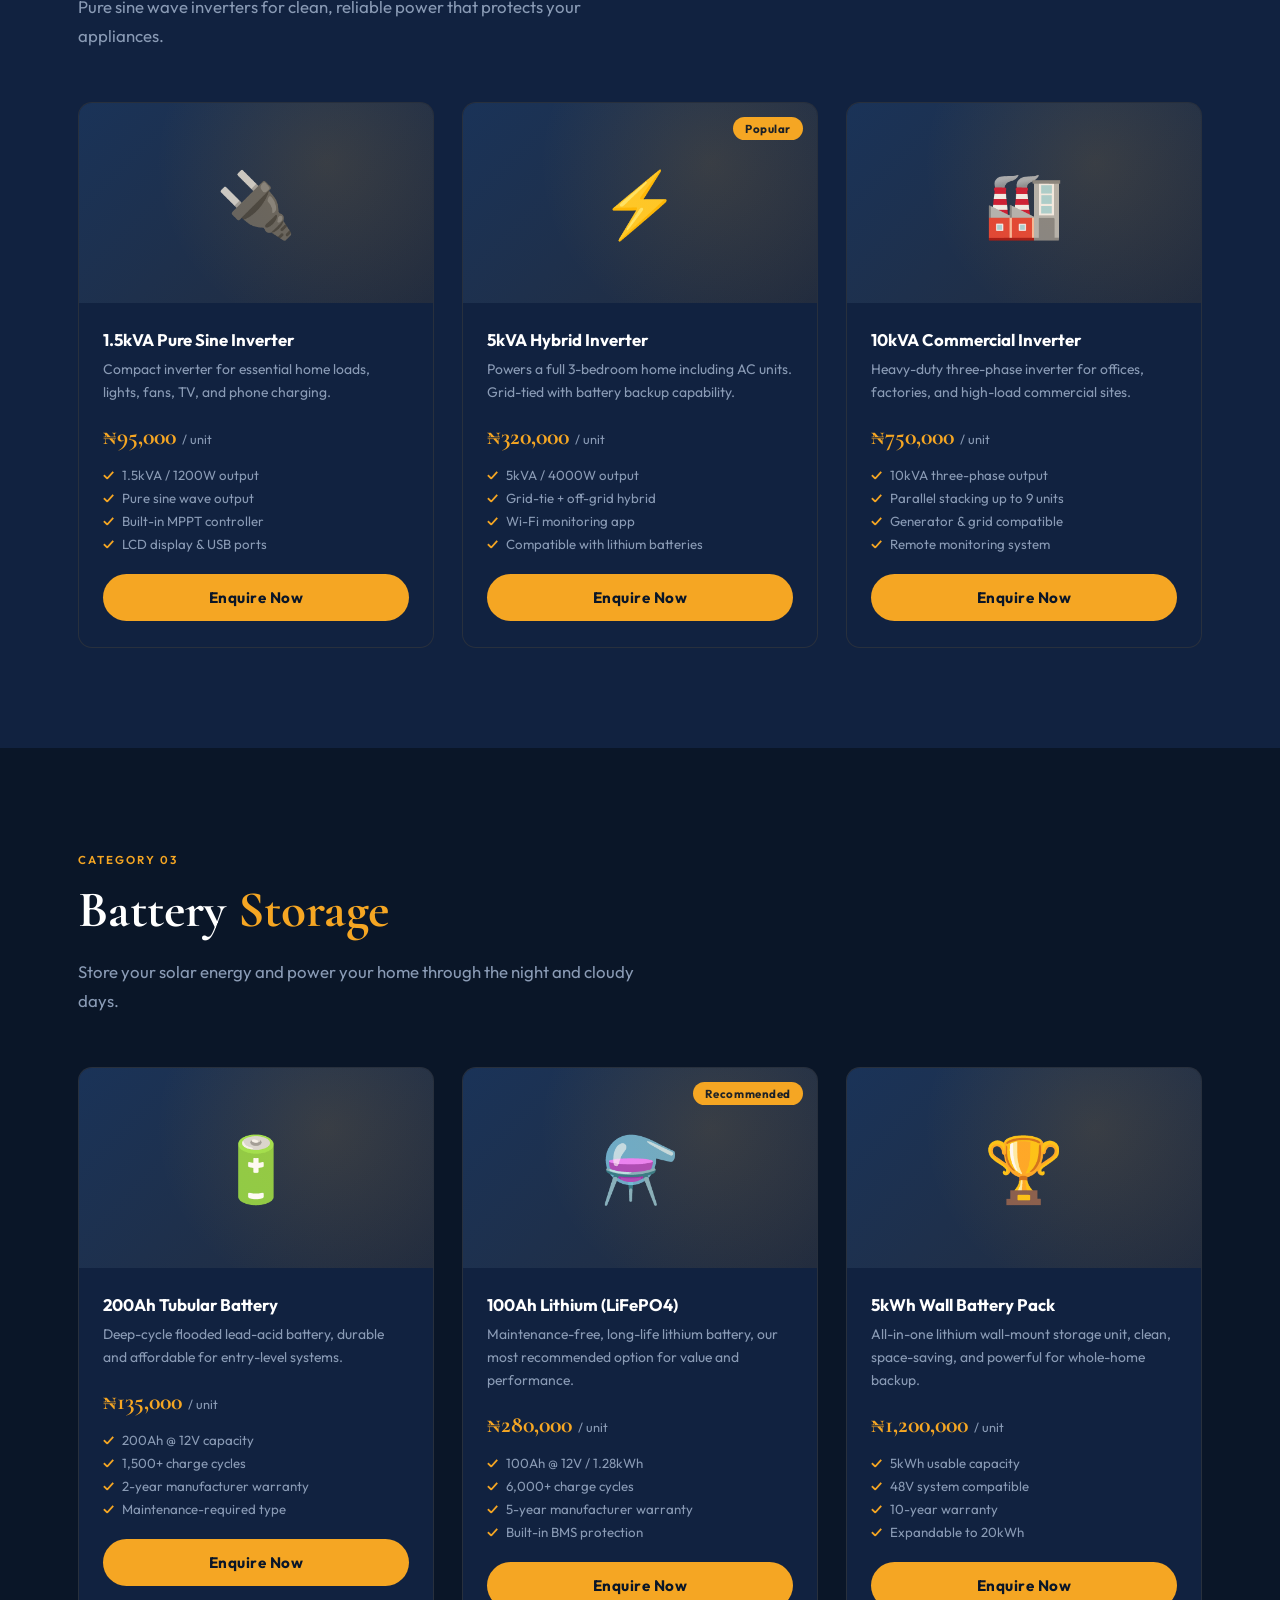
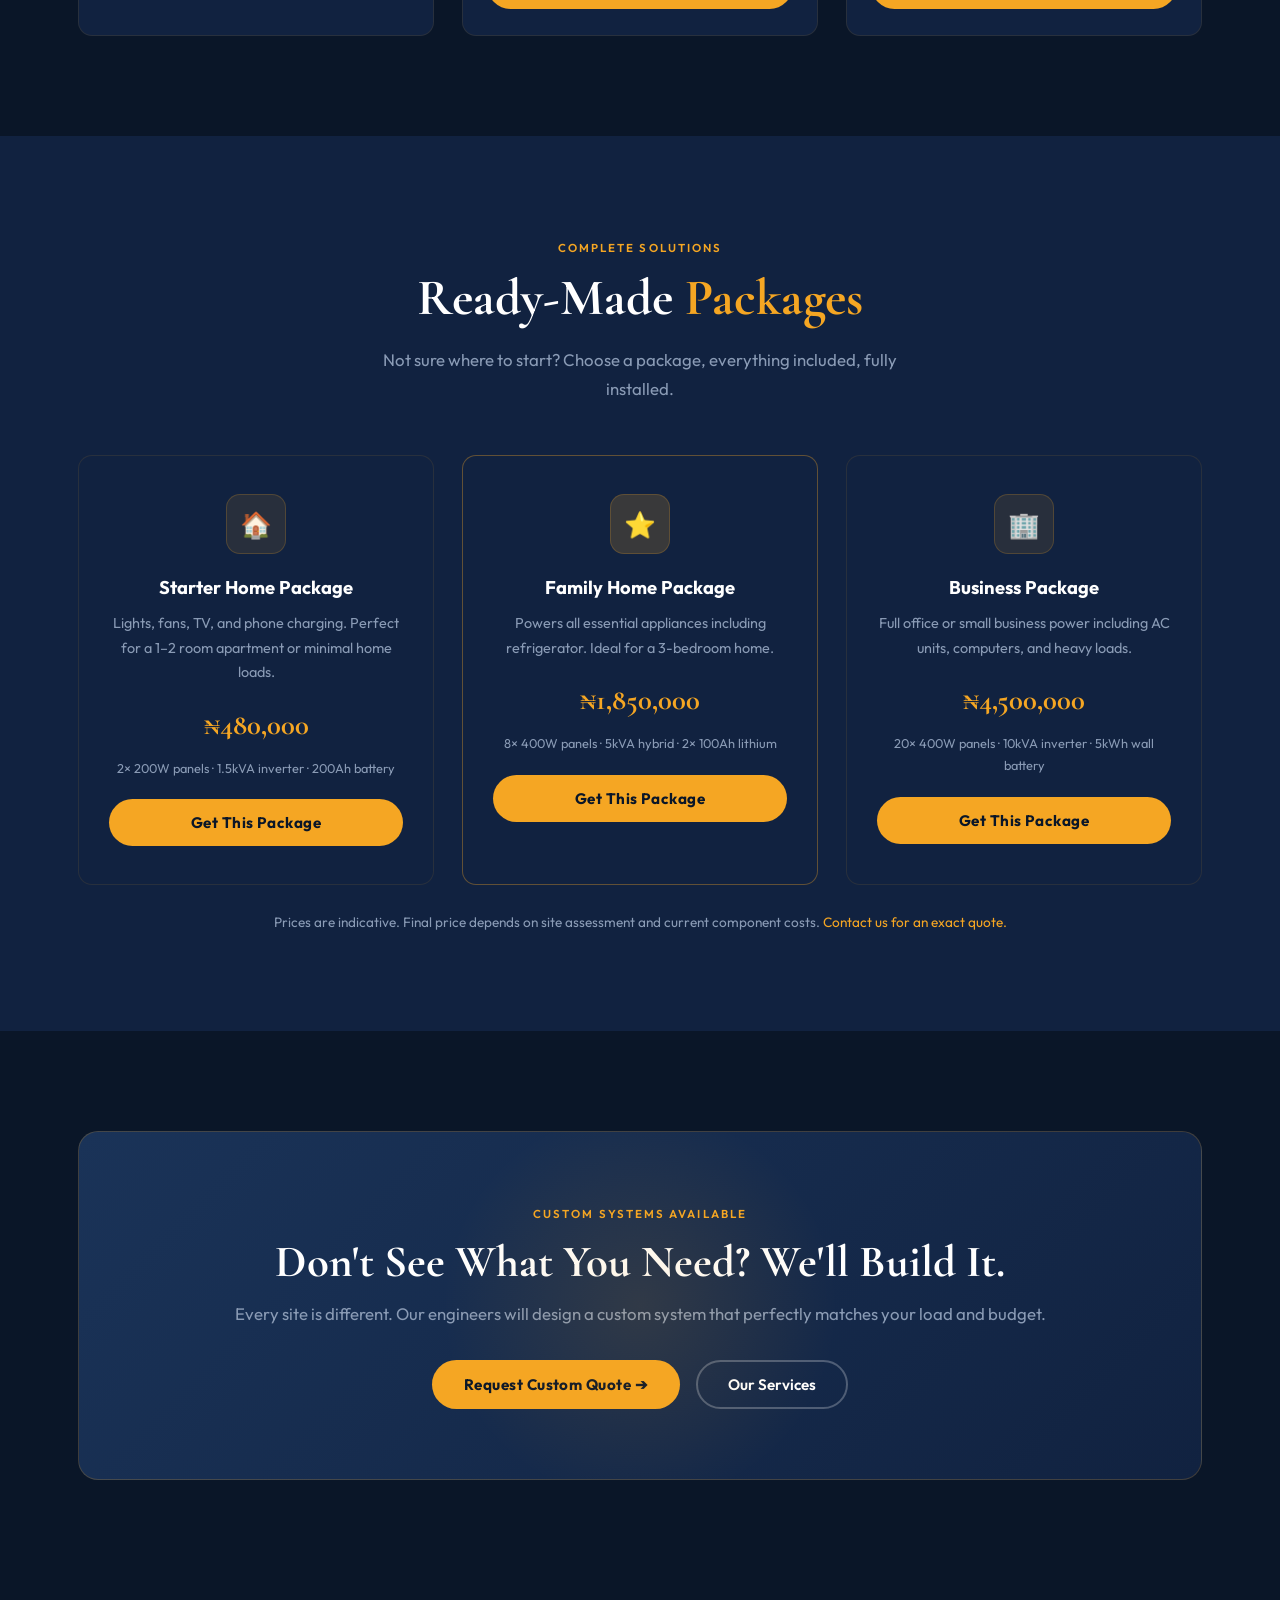
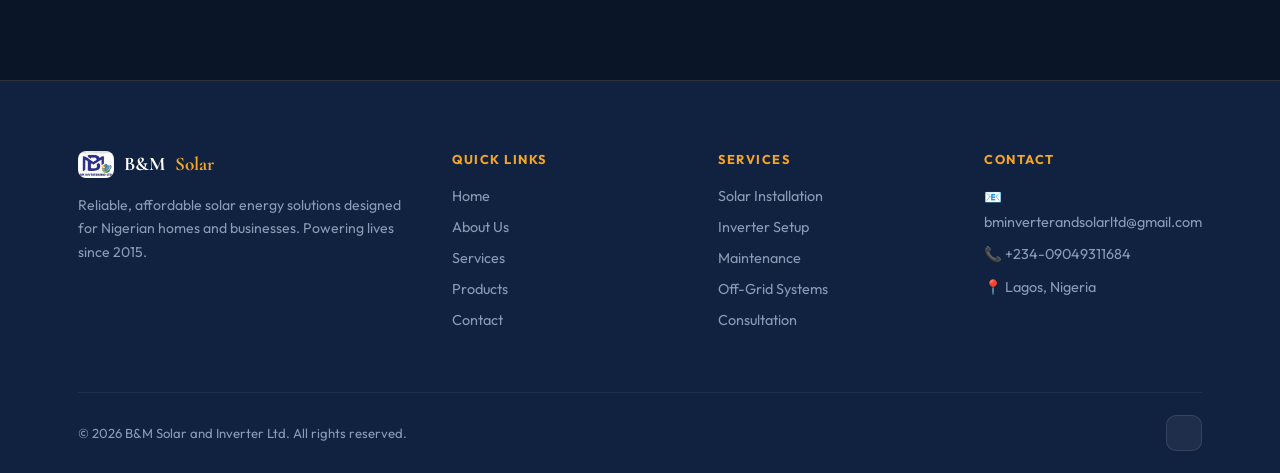
<file: products.html>
<!DOCTYPE html>
<html lang="en">
<head>
  <meta charset="UTF-8" />
  <meta name="viewport" content="width=device-width, initial-scale=1.0"/>
  <title>Products | B&M Solar and Inverter Ltd.</title>
  <meta name="description" content="Browse B&M Solar's range of solar panels, inverters, batteries, and complete solar packages for homes and businesses across Nigeria.">
  <link rel="stylesheet" href="styles.css">
  <link rel="icon" href="logo.png">
</head>
<body style="padding-top:72px">

<!-- PAGE HERO -->
<section class="page-hero">
  <div class="container">
    <div class="section-label">What We Supply</div>
    <h1 class="page-hero-title">Our <span>Products</span></h1>
    <p class="page-hero-sub">Quality solar panels, inverters, batteries, and complete packages, all sourced from reputable global manufacturers.</p>
  </div>
</section>

<!-- SOLAR PANELS -->
<section class="section" style="padding-top:40px">
  <div class="container">
    <div class="fade-up" style="margin-bottom:40px">
      <div class="section-label">Category 01</div>
      <h2 class="section-title">Solar <span>Panels</span></h2>
      <p class="section-sub">High-efficiency monocrystalline and polycrystalline panels for every budget and application.</p>
    </div>
    <div class="products-grid">

      <div class="product-card fade-up">
        <div class="product-img">
          ☀️
          <div class="product-badge">Best Seller</div>
        </div>
        <div class="product-body">
          <h3>Mono 400W Solar Panel</h3>
          <p>High-efficiency monocrystalline panel ideal for residential rooftop installations.</p>
          <div class="product-price">₦85,000 <small>/ panel</small></div>
          <ul class="product-specs">
            <li>400W peak power output</li>
            <li>21.4% cell efficiency</li>
            <li>25-year performance warranty</li>
            <li>Anti-reflective coating</li>
          </ul>
          <a href="contact.html" class="btn-primary" style="width:100%;justify-content:center">Enquire Now</a>
        </div>
      </div>

      <div class="product-card fade-up" style="transition-delay:0.1s">
        <div class="product-img">🌤️</div>
        <div class="product-body">
          <h3>Poly 300W Solar Panel</h3>
          <p>Reliable polycrystalline panel — a cost-effective option for budget-conscious buyers.</p>
          <div class="product-price">₦58,000 <small>/ panel</small></div>
          <ul class="product-specs">
            <li>300W peak power output</li>
            <li>18.2% cell efficiency</li>
            <li>20-year performance warranty</li>
            <li>Aluminium alloy frame</li>
          </ul>
          <a href="contact.html" class="btn-primary" style="width:100%;justify-content:center">Enquire Now</a>
        </div>
      </div>

      <div class="product-card fade-up" style="transition-delay:0.2s">
        <div class="product-img">
          ⚡
          <div class="product-badge">Premium</div>
        </div>
        <div class="product-body">
          <h3>Bifacial 550W Panel</h3>
          <p>Captures sunlight from both sides for maximum generation, ideal for commercial projects.</p>
          <div class="product-price">₦145,000 <small>/ panel</small></div>
          <ul class="product-specs">
            <li>550W front / 30W rear gain</li>
            <li>23.1% efficiency</li>
            <li>30-year performance warranty</li>
            <li>Dual-glass construction</li>
          </ul>
          <a href="contact.html" class="btn-primary" style="width:100%;justify-content:center">Enquire Now</a>
        </div>
      </div>

    </div>
  </div>
</section>

<!-- INVERTERS -->
<section class="section" style="background:var(--navy2);padding:100px 0">
  <div class="container">
    <div class="fade-up" style="margin-bottom:40px">
      <div class="section-label">Category 02</div>
      <h2 class="section-title">Inverters & <span>Charge Controllers</span></h2>
      <p class="section-sub">Pure sine wave inverters for clean, reliable power that protects your appliances.</p>
    </div>
    <div class="products-grid">

      <div class="product-card fade-up">
        <div class="product-img">🔌</div>
        <div class="product-body">
          <h3>1.5kVA Pure Sine Inverter</h3>
          <p>Compact inverter for essential home loads, lights, fans, TV, and phone charging.</p>
          <div class="product-price">₦95,000 <small>/ unit</small></div>
          <ul class="product-specs">
            <li>1.5kVA / 1200W output</li>
            <li>Pure sine wave output</li>
            <li>Built-in MPPT controller</li>
            <li>LCD display & USB ports</li>
          </ul>
          <a href="contact.html" class="btn-primary" style="width:100%;justify-content:center">Enquire Now</a>
        </div>
      </div>

      <div class="product-card fade-up" style="transition-delay:0.1s">
        <div class="product-img">
          ⚡
          <div class="product-badge">Popular</div>
        </div>
        <div class="product-body">
          <h3>5kVA Hybrid Inverter</h3>
          <p>Powers a full 3-bedroom home including AC units. Grid-tied with battery backup capability.</p>
          <div class="product-price">₦320,000 <small>/ unit</small></div>
          <ul class="product-specs">
            <li>5kVA / 4000W output</li>
            <li>Grid-tie + off-grid hybrid</li>
            <li>Wi-Fi monitoring app</li>
            <li>Compatible with lithium batteries</li>
          </ul>
          <a href="contact.html" class="btn-primary" style="width:100%;justify-content:center">Enquire Now</a>
        </div>
      </div>

      <div class="product-card fade-up" style="transition-delay:0.2s">
        <div class="product-img">🏭</div>
        <div class="product-body">
          <h3>10kVA Commercial Inverter</h3>
          <p>Heavy-duty three-phase inverter for offices, factories, and high-load commercial sites.</p>
          <div class="product-price">₦750,000 <small>/ unit</small></div>
          <ul class="product-specs">
            <li>10kVA three-phase output</li>
            <li>Parallel stacking up to 9 units</li>
            <li>Generator & grid compatible</li>
            <li>Remote monitoring system</li>
          </ul>
          <a href="contact.html" class="btn-primary" style="width:100%;justify-content:center">Enquire Now</a>
        </div>
      </div>

    </div>
  </div>
</section>

<!-- BATTERIES -->
<section class="section">
  <div class="container">
    <div class="fade-up" style="margin-bottom:40px">
      <div class="section-label">Category 03</div>
      <h2 class="section-title">Battery <span>Storage</span></h2>
      <p class="section-sub">Store your solar energy and power your home through the night and cloudy days.</p>
    </div>
    <div class="products-grid">

      <div class="product-card fade-up">
        <div class="product-img">🔋</div>
        <div class="product-body">
          <h3>200Ah Tubular Battery</h3>
          <p>Deep-cycle flooded lead-acid battery, durable and affordable for entry-level systems.</p>
          <div class="product-price">₦135,000 <small>/ unit</small></div>
          <ul class="product-specs">
            <li>200Ah @ 12V capacity</li>
            <li>1,500+ charge cycles</li>
            <li>2-year manufacturer warranty</li>
            <li>Maintenance-required type</li>
          </ul>
          <a href="contact.html" class="btn-primary" style="width:100%;justify-content:center">Enquire Now</a>
        </div>
      </div>

      <div class="product-card fade-up" style="transition-delay:0.1s">
        <div class="product-img">
          ⚗️
          <div class="product-badge">Recommended</div>
        </div>
        <div class="product-body">
          <h3>100Ah Lithium (LiFePO4)</h3>
          <p>Maintenance-free, long-life lithium battery, our most recommended option for value and performance.</p>
          <div class="product-price">₦280,000 <small>/ unit</small></div>
          <ul class="product-specs">
            <li>100Ah @ 12V / 1.28kWh</li>
            <li>6,000+ charge cycles</li>
            <li>5-year manufacturer warranty</li>
            <li>Built-in BMS protection</li>
          </ul>
          <a href="contact.html" class="btn-primary" style="width:100%;justify-content:center">Enquire Now</a>
        </div>
      </div>

      <div class="product-card fade-up" style="transition-delay:0.2s">
        <div class="product-img">🏆</div>
        <div class="product-body">
          <h3>5kWh Wall Battery Pack</h3>
          <p>All-in-one lithium wall-mount storage unit, clean, space-saving, and powerful for whole-home backup.</p>
          <div class="product-price">₦1,200,000 <small>/ unit</small></div>
          <ul class="product-specs">
            <li>5kWh usable capacity</li>
            <li>48V system compatible</li>
            <li>10-year warranty</li>
            <li>Expandable to 20kWh</li>
          </ul>
          <a href="contact.html" class="btn-primary" style="width:100%;justify-content:center">Enquire Now</a>
        </div>
      </div>

    </div>
  </div>
</section>

<!-- PACKAGES -->
<section class="section" style="background:var(--navy2);padding:100px 0">
  <div class="container">
    <div style="text-align:center;margin-bottom:52px" class="fade-up">
      <div class="section-label">Complete Solutions</div>
      <h2 class="section-title">Ready-Made <span>Packages</span></h2>
      <p class="section-sub" style="margin:0 auto">Not sure where to start? Choose a package, everything included, fully installed.</p>
    </div>
    <div class="services-grid">
      <div class="service-card fade-up" style="text-align:center">
        <div class="service-icon" style="margin:0 auto 22px">🏠</div>
        <h3>Starter Home Package</h3>
        <p>Lights, fans, TV, and phone charging. Perfect for a 1–2 room apartment or minimal home loads.</p>
        <div style="font-family:'Cormorant Garamond',serif;font-size:1.8rem;color:var(--gold);font-weight:700;margin:16px 0">
          ₦480,000
        </div>
        <p style="font-size:0.8rem;color:var(--muted);margin-bottom:20px">2× 200W panels · 1.5kVA inverter · 200Ah battery</p>
        <a href="contact.html" class="btn-primary" style="width:100%;justify-content:center">Get This Package</a>
      </div>
      <div class="service-card fade-up" style="text-align:center;border-color:rgba(245,166,35,0.35)">
        <div class="service-icon" style="margin:0 auto 22px;background:rgba(245,166,35,0.18)">⭐</div>
        <h3>Family Home Package</h3>
        <p>Powers all essential appliances including refrigerator. Ideal for a 3-bedroom home.</p>
        <div style="font-family:'Cormorant Garamond',serif;font-size:1.8rem;color:var(--gold);font-weight:700;margin:16px 0">
          ₦1,850,000
        </div>
        <p style="font-size:0.8rem;color:var(--muted);margin-bottom:20px">8× 400W panels · 5kVA hybrid · 2× 100Ah lithium</p>
        <a href="contact.html" class="btn-primary" style="width:100%;justify-content:center">Get This Package</a>
      </div>
      <div class="service-card fade-up" style="text-align:center">
        <div class="service-icon" style="margin:0 auto 22px">🏢</div>
        <h3>Business Package</h3>
        <p>Full office or small business power including AC units, computers, and heavy loads.</p>
        <div style="font-family:'Cormorant Garamond',serif;font-size:1.8rem;color:var(--gold);font-weight:700;margin:16px 0">
          ₦4,500,000
        </div>
        <p style="font-size:0.8rem;color:var(--muted);margin-bottom:20px">20× 400W panels · 10kVA inverter · 5kWh wall battery</p>
        <a href="contact.html" class="btn-primary" style="width:100%;justify-content:center">Get This Package</a>
      </div>
    </div>
    <p style="text-align:center;color:var(--muted);font-size:0.85rem;margin-top:28px">
      Prices are indicative. Final price depends on site assessment and current component costs. <a href="contact.html" style="color:var(--gold)">Contact us for an exact quote.</a>
    </p>
  </div>
</section>

<!-- CTA -->
<section class="section">
  <div class="container">
    <div class="cta-banner fade-up">
      <div class="section-label">Custom Systems Available</div>
      <h2>Don't See What You Need? We'll Build It.</h2>
      <p>Every site is different. Our engineers will design a custom system that perfectly matches your load and budget.</p>
      <div class="cta-buttons">
        <a href="contact.html" class="btn-primary">Request Custom Quote ➔</a>
        <a href="services.html" class="btn-outline">Our Services</a>
      </div>
    </div>
  </div>
</section>

<script src="nav.js"></script>
</body>
</html>
</file>
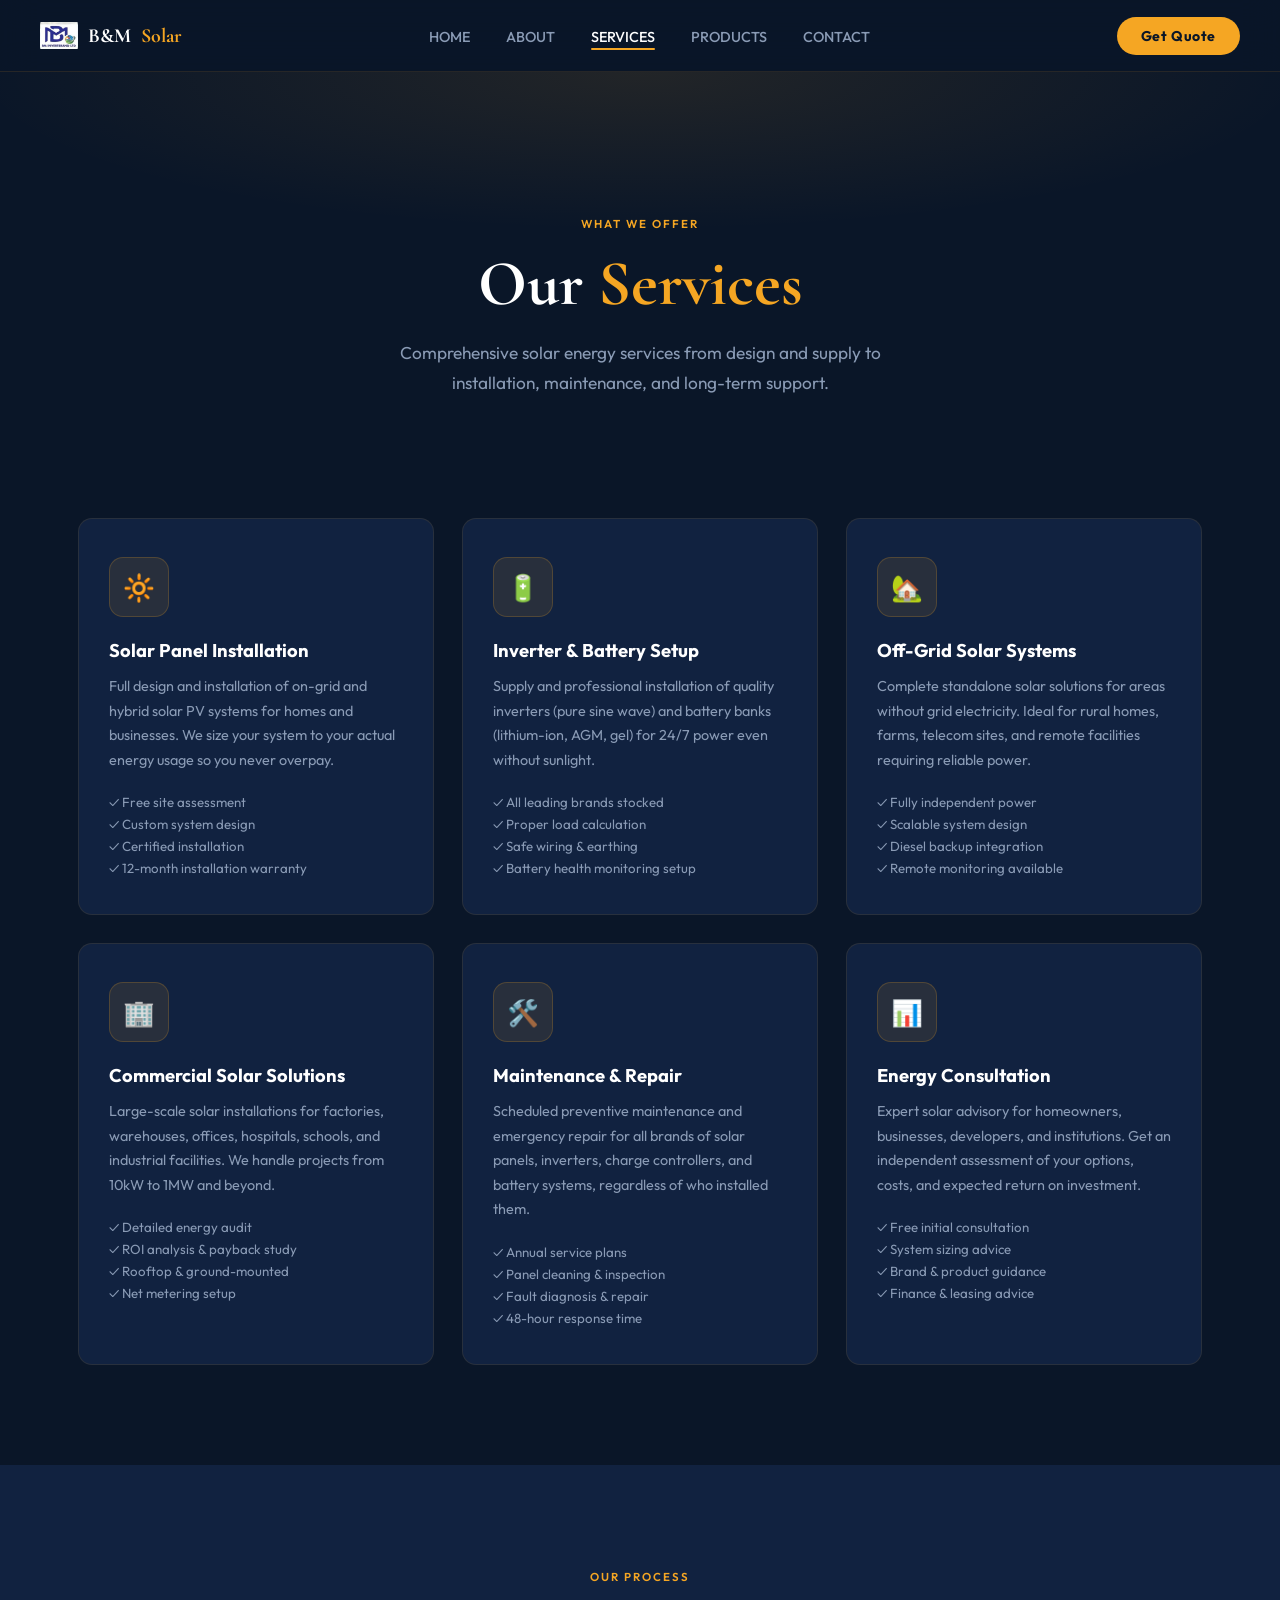
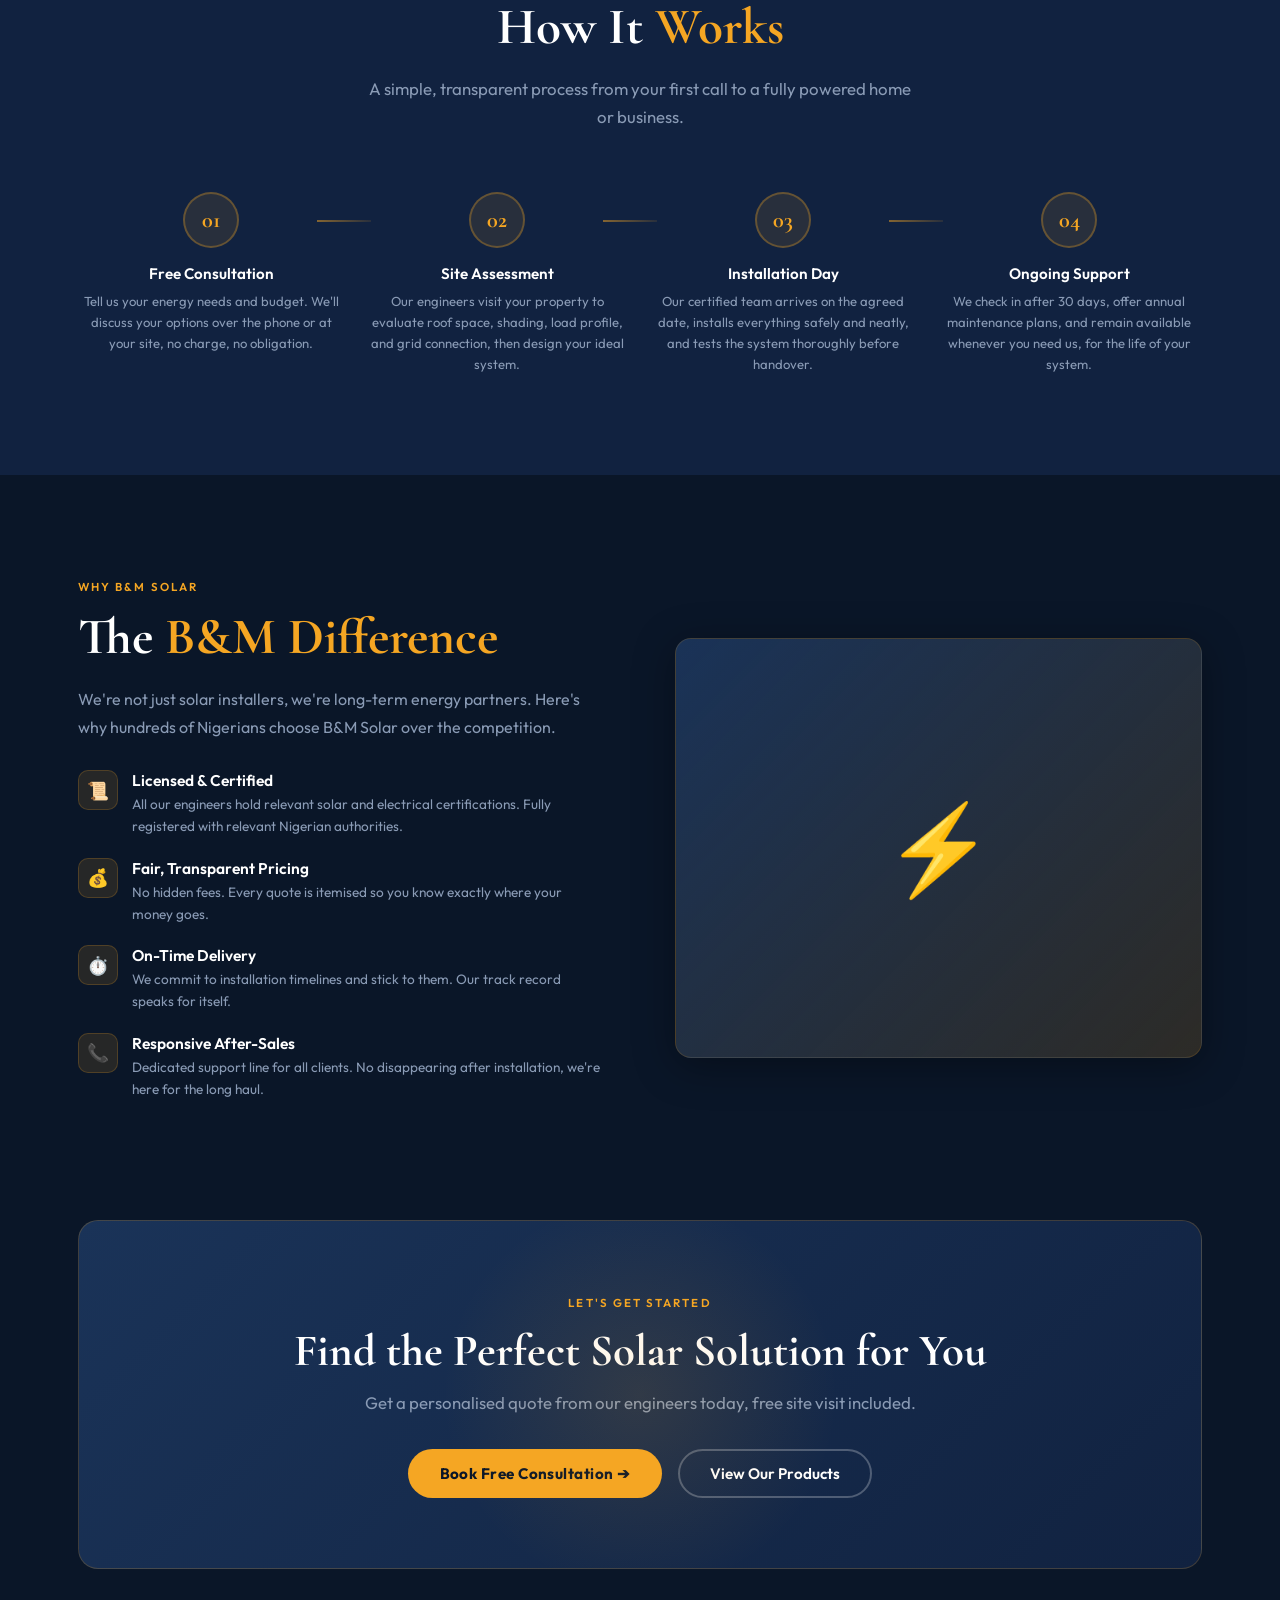
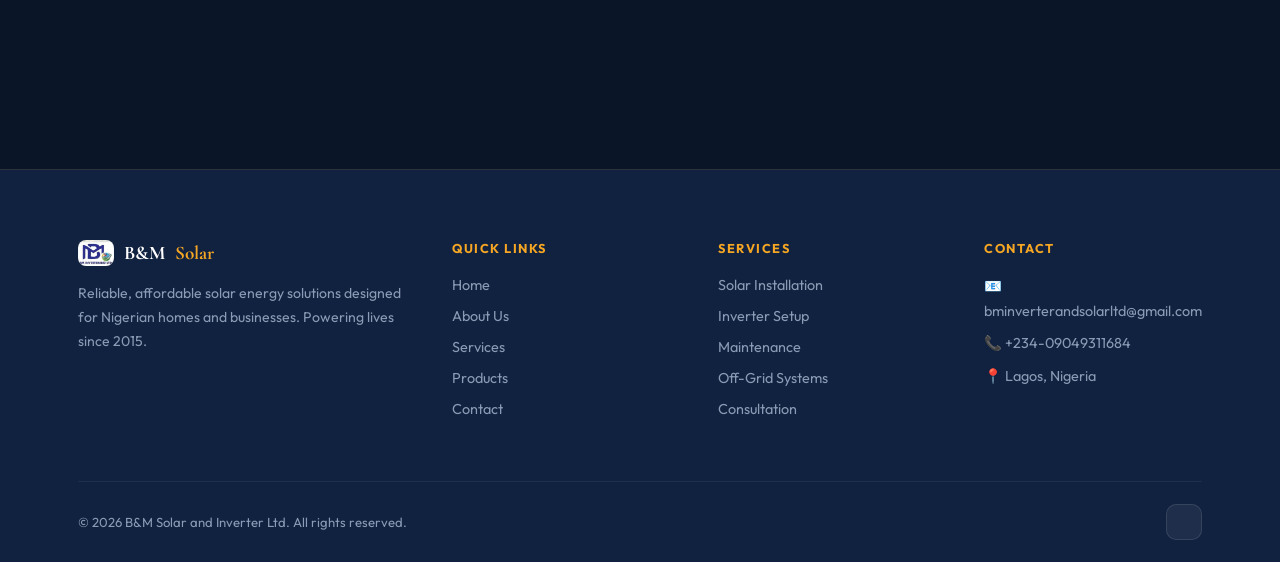
<file: services.html>
<!DOCTYPE html>
<html lang="en">
<head>
  <meta charset="UTF-8" />
  <meta name="viewport" content="width=device-width, initial-scale=1.0"/>
  <title>Services | B&M Solar and Inverter Ltd.</title>
  <meta name="description" content="B&M Solar offers professional solar installation, inverter setup, battery storage, off-grid systems, and maintenance services across Nigeria.">
  <link href="https://fonts.googleapis.com/css2?family=Cormorant+Garamond:wght@400;600;700&family=Outfit:wght@300;400;500;600;700&display=swap" rel="stylesheet">
  <link rel="stylesheet" href="styles.css">
  <link rel="icon" href="logo.png">
</head>
<body style="padding-top:72px">

<!-- PAGE HERO -->
<section class="page-hero">
  <div class="container">
    <div class="section-label">What We Offer</div>
    <h1 class="page-hero-title">Our <span>Services</span></h1>
    <p class="page-hero-sub">Comprehensive solar energy services from design and supply to installation, maintenance, and long-term support.</p>
  </div>
</section>

<!-- SERVICES GRID -->
<section class="section" style="padding-top:40px">
  <div class="container">
    <div class="services-grid">

      <div class="service-card fade-up">
        <div class="service-icon">🔆</div>
        <h3>Solar Panel Installation</h3>
        <p>Full design and installation of on-grid and hybrid solar PV systems for homes and businesses. We size your system to your actual energy usage so you never overpay.</p>
        <ul style="list-style:none;margin-top:14px">
          <li style="font-size:0.83rem;color:var(--muted);margin-bottom:6px">✓ Free site assessment</li>
          <li style="font-size:0.83rem;color:var(--muted);margin-bottom:6px">✓ Custom system design</li>
          <li style="font-size:0.83rem;color:var(--muted);margin-bottom:6px">✓ Certified installation</li>
          <li style="font-size:0.83rem;color:var(--muted)">✓ 12-month installation warranty</li>
        </ul>
      </div>

      <div class="service-card fade-up" style="transition-delay:0.1s">
        <div class="service-icon">🔋</div>
        <h3>Inverter & Battery Setup</h3>
        <p>Supply and professional installation of quality inverters (pure sine wave) and battery banks (lithium-ion, AGM, gel) for 24/7 power even without sunlight.</p>
        <ul style="list-style:none;margin-top:14px">
          <li style="font-size:0.83rem;color:var(--muted);margin-bottom:6px">✓ All leading brands stocked</li>
          <li style="font-size:0.83rem;color:var(--muted);margin-bottom:6px">✓ Proper load calculation</li>
          <li style="font-size:0.83rem;color:var(--muted);margin-bottom:6px">✓ Safe wiring & earthing</li>
          <li style="font-size:0.83rem;color:var(--muted)">✓ Battery health monitoring setup</li>
        </ul>
      </div>

      <div class="service-card fade-up" style="transition-delay:0.2s">
        <div class="service-icon">🏡</div>
        <h3>Off-Grid Solar Systems</h3>
        <p>Complete standalone solar solutions for areas without grid electricity. Ideal for rural homes, farms, telecom sites, and remote facilities requiring reliable power.</p>
        <ul style="list-style:none;margin-top:14px">
          <li style="font-size:0.83rem;color:var(--muted);margin-bottom:6px">✓ Fully independent power</li>
          <li style="font-size:0.83rem;color:var(--muted);margin-bottom:6px">✓ Scalable system design</li>
          <li style="font-size:0.83rem;color:var(--muted);margin-bottom:6px">✓ Diesel backup integration</li>
          <li style="font-size:0.83rem;color:var(--muted)">✓ Remote monitoring available</li>
        </ul>
      </div>

      <div class="service-card fade-up">
        <div class="service-icon">🏢</div>
        <h3>Commercial Solar Solutions</h3>
        <p>Large-scale solar installations for factories, warehouses, offices, hospitals, schools, and industrial facilities. We handle projects from 10kW to 1MW and beyond.</p>
        <ul style="list-style:none;margin-top:14px">
          <li style="font-size:0.83rem;color:var(--muted);margin-bottom:6px">✓ Detailed energy audit</li>
          <li style="font-size:0.83rem;color:var(--muted);margin-bottom:6px">✓ ROI analysis & payback study</li>
          <li style="font-size:0.83rem;color:var(--muted);margin-bottom:6px">✓ Rooftop & ground-mounted</li>
          <li style="font-size:0.83rem;color:var(--muted)">✓ Net metering setup</li>
        </ul>
      </div>

      <div class="service-card fade-up" style="transition-delay:0.1s">
        <div class="service-icon">🛠️</div>
        <h3>Maintenance & Repair</h3>
        <p>Scheduled preventive maintenance and emergency repair for all brands of solar panels, inverters, charge controllers, and battery systems, regardless of who installed them.</p>
        <ul style="list-style:none;margin-top:14px">
          <li style="font-size:0.83rem;color:var(--muted);margin-bottom:6px">✓ Annual service plans</li>
          <li style="font-size:0.83rem;color:var(--muted);margin-bottom:6px">✓ Panel cleaning & inspection</li>
          <li style="font-size:0.83rem;color:var(--muted);margin-bottom:6px">✓ Fault diagnosis & repair</li>
          <li style="font-size:0.83rem;color:var(--muted)">✓ 48-hour response time</li>
        </ul>
      </div>

      <div class="service-card fade-up" style="transition-delay:0.2s">
        <div class="service-icon">📊</div>
        <h3>Energy Consultation</h3>
        <p>Expert solar advisory for homeowners, businesses, developers, and institutions. Get an independent assessment of your options, costs, and expected return on investment.</p>
        <ul style="list-style:none;margin-top:14px">
          <li style="font-size:0.83rem;color:var(--muted);margin-bottom:6px">✓ Free initial consultation</li>
          <li style="font-size:0.83rem;color:var(--muted);margin-bottom:6px">✓ System sizing advice</li>
          <li style="font-size:0.83rem;color:var(--muted);margin-bottom:6px">✓ Brand & product guidance</li>
          <li style="font-size:0.83rem;color:var(--muted)">✓ Finance & leasing advice</li>
        </ul>
      </div>

    </div>
  </div>
</section>

<!-- HOW IT WORKS -->
<section class="section" style="background:var(--navy2);padding:100px 0">
  <div class="container">
    <div style="text-align:center;margin-bottom:60px" class="fade-up">
      <div class="section-label">Our Process</div>
      <h2 class="section-title">How It <span>Works</span></h2>
      <p class="section-sub" style="margin:0 auto">A simple, transparent process from your first call to a fully powered home or business.</p>
    </div>
    <div class="process-grid">
      <div class="process-step fade-up">
        <div class="step-num">01</div>
        <h4>Free Consultation</h4>
        <p>Tell us your energy needs and budget. We'll discuss your options over the phone or at your site, no charge, no obligation.</p>
      </div>
      <div class="process-step fade-up" style="transition-delay:0.1s">
        <div class="step-num">02</div>
        <h4>Site Assessment</h4>
        <p>Our engineers visit your property to evaluate roof space, shading, load profile, and grid connection, then design your ideal system.</p>
      </div>
      <div class="process-step fade-up" style="transition-delay:0.2s">
        <div class="step-num">03</div>
        <h4>Installation Day</h4>
        <p>Our certified team arrives on the agreed date, installs everything safely and neatly, and tests the system thoroughly before handover.</p>
      </div>
      <div class="process-step fade-up" style="transition-delay:0.3s">
        <div class="step-num">04</div>
        <h4>Ongoing Support</h4>
        <p>We check in after 30 days, offer annual maintenance plans, and remain available whenever you need us, for the life of your system.</p>
      </div>
    </div>
  </div>
</section>

<!-- WHY CHOOSE US -->
<section class="section">
  <div class="container">
    <div class="about-grid">
      <div class="fade-up">
        <div class="section-label">Why B&M Solar</div>
        <h2 class="section-title">The <span>B&M Difference</span></h2>
        <p style="color:var(--muted);line-height:1.8;margin-bottom:28px">
          We're not just solar installers, we're long-term energy partners. Here's why hundreds of Nigerians choose B&M Solar over the competition.
        </p>
        <ul class="value-list">
          <li>
            <div class="value-icon">📜</div>
            <div class="value-text">
              <h4>Licensed & Certified</h4>
              <p>All our engineers hold relevant solar and electrical certifications. Fully registered with relevant Nigerian authorities.</p>
            </div>
          </li>
          <li>
            <div class="value-icon">💰</div>
            <div class="value-text">
              <h4>Fair, Transparent Pricing</h4>
              <p>No hidden fees. Every quote is itemised so you know exactly where your money goes.</p>
            </div>
          </li>
          <li>
            <div class="value-icon">⏱️</div>
            <div class="value-text">
              <h4>On-Time Delivery</h4>
              <p>We commit to installation timelines and stick to them. Our track record speaks for itself.</p>
            </div>
          </li>
          <li>
            <div class="value-icon">📞</div>
            <div class="value-text">
              <h4>Responsive After-Sales</h4>
              <p>Dedicated support line for all clients. No disappearing after installation, we're here for the long haul.</p>
            </div>
          </li>
        </ul>
      </div>
      <div class="fade-up" style="transition-delay:0.15s">
        <div style="
          width:100%; min-height:420px;
          border-radius:16px;
          background:linear-gradient(135deg,var(--navy3) 0%,rgba(245,166,35,0.15) 100%);
          display:flex;align-items:center;justify-content:center;
          font-size:5.5rem;
          box-shadow:var(--shadow);
          border:1px solid rgba(245,166,35,0.15);
        ">⚡</div>
      </div>
    </div>
  </div>
</section>

<!-- CTA -->
<section class="section" style="padding-top:0">
  <div class="container">
    <div class="cta-banner fade-up">
      <div class="section-label">Let's Get Started</div>
      <h2>Find the Perfect Solar Solution for You</h2>
      <p>Get a personalised quote from our engineers today, free site visit included.</p>
      <div class="cta-buttons">
        <a href="contact.html" class="btn-primary">Book Free Consultation ➔</a>
        <a href="products.html" class="btn-outline">View Our Products</a>
      </div>
    </div>
  </div>
</section>

<script src="nav.js"></script>
</body>
</html>
</file>
<file: styles.css>
/* ============================================================
   B&M Solar and Inverter Ltd. — Global Stylesheet
   Aesthetic: Warm luxury solar — deep navy + amber gold
   ============================================================ */

@import url('https://fonts.googleapis.com/css2?family=Cormorant+Garamond:wght@400;600;700&family=Outfit:wght@300;400;500;600;700&display=swap');

/* ── CSS Variables ── */
:root {
  --navy:    #0a1628;
  --navy2:   #112240;
  --navy3:   #1a3358;
  --gold:    #f5a623;
  --gold2:   #ffbe55;
  --gold3:   #ffd580;
  --cream:   #fdf8f0;
  --text:    #e8e4dc;
  --muted:   #8a9bb5;
  --white:   #ffffff;
  --radius:  14px;
  --shadow:  0 8px 40px rgba(0,0,0,0.35);
  --trans:   all 0.35s cubic-bezier(.4,0,.2,1);
}

/* ── Reset ── */
*, *::before, *::after { box-sizing: border-box; margin: 0; padding: 0; }
html { scroll-behavior: smooth; font-size: 16px; }
body {
  font-family: 'Outfit', sans-serif;
  background: var(--navy);
  color: var(--text);
  min-height: 100vh;
  overflow-x: hidden;
}
img { display: block; max-width: 100%; }
a { text-decoration: none; color: inherit; }

/* ── Utility ── */
.container { max-width: 1180px; margin: 0 auto; padding: 0 28px; }
.section { padding: 100px 0; }
.section-label {
  display: inline-block;
  font-size: 0.72rem;
  font-weight: 600;
  letter-spacing: 0.18em;
  text-transform: uppercase;
  color: var(--gold);
  margin-bottom: 14px;
}
.section-title {
  font-family: 'Cormorant Garamond', serif;
  font-size: clamp(2rem, 4vw, 3.2rem);
  font-weight: 700;
  color: var(--white);
  line-height: 1.15;
  margin-bottom: 18px;
}
.section-title span { color: var(--gold); }
.section-sub {
  font-size: 1.05rem;
  color: var(--muted);
  max-width: 560px;
  line-height: 1.7;
  margin-bottom: 52px;
}

/* ── Navigation ── */
.nav {
  position: fixed;
  top: 0; left: 0; right: 0;
  z-index: 999;
  display: flex;
  align-items: center;
  justify-content: space-between;
  padding: 0 40px;
  height: 72px;
  background: rgba(10, 22, 40, 0.85);
  backdrop-filter: blur(18px);
  border-bottom: 1px solid rgba(245,166,35,0.12);
  transition: var(--trans);
}
.nav.scrolled {
  background: rgba(10, 22, 40, 0.97);
  box-shadow: 0 4px 24px rgba(0,0,0,0.4);
}
.nav-logo {
  display: flex;
  align-items: center;
  gap: 10px;
  font-family: 'Cormorant Garamond', serif;
  font-size: 1.25rem;
  font-weight: 700;
  color: var(--white);
}
.nav-logo img { width: 38px; height: 38px; object-fit: contain; border-radius: 8px; }
.nav-logo b { color: var(--gold); }
.nav-links {
  display: flex;
  list-style: none;
  gap: 36px;
}
.nav-links a {
  font-size: 0.9rem;
  font-weight: 500;
  color: var(--muted);
  transition: var(--trans);
  position: relative;
  padding-bottom: 4px;
}
.nav-links a::after {
  content: '';
  position: absolute;
  bottom: 0; left: 0;
  width: 0; height: 2px;
  background: var(--gold);
  transition: var(--trans);
  border-radius: 2px;
}
.nav-links a:hover, .nav-links a.active { color: var(--white); }
.nav-links a:hover::after, .nav-links a.active::after { width: 100%; }
.nav-btn {
  background: var(--gold);
  color: var(--navy);
  font-size: 0.88rem;
  font-weight: 700;
  padding: 10px 24px;
  border-radius: 50px;
  transition: var(--trans);
  letter-spacing: 0.04em;
}
.nav-btn:hover {
  background: var(--gold2);
  transform: translateY(-1px);
  box-shadow: 0 6px 20px rgba(245,166,35,0.4);
}

/* Hamburger (mobile) */
.hamburger {
  display: none;
  flex-direction: column;
  gap: 5px;
  cursor: pointer;
  padding: 4px;
}
.hamburger span {
  display: block;
  width: 26px; height: 2px;
  background: var(--white);
  border-radius: 2px;
  transition: var(--trans);
}
.hamburger.open span:nth-child(1) { transform: translateY(7px) rotate(45deg); }
.hamburger.open span:nth-child(2) { opacity: 0; }
.hamburger.open span:nth-child(3) { transform: translateY(-7px) rotate(-45deg); }

/* ── Buttons ── */
.btn-primary {
  display: inline-flex;
  align-items: center;
  gap: 8px;
  background: var(--gold);
  color: var(--navy);
  font-weight: 700;
  font-size: 0.95rem;
  padding: 14px 32px;
  border-radius: 50px;
  transition: var(--trans);
  letter-spacing: 0.03em;
  border: none;
  cursor: pointer;
}
.btn-primary:hover {
  background: var(--gold2);
  transform: translateY(-2px);
  box-shadow: 0 10px 30px rgba(245,166,35,0.45);
}
.btn-outline {
  display: inline-flex;
  align-items: center;
  gap: 8px;
  background: transparent;
  color: var(--white);
  font-weight: 600;
  font-size: 0.95rem;
  padding: 13px 30px;
  border-radius: 50px;
  border: 2px solid rgba(255,255,255,0.25);
  transition: var(--trans);
  cursor: pointer;
}
.btn-outline:hover {
  border-color: var(--gold);
  color: var(--gold);
  transform: translateY(-2px);
}

/* ── Cards ── */
.card {
  background: var(--navy2);
  border: 1px solid rgba(245,166,35,0.12);
  border-radius: var(--radius);
  padding: 36px 30px;
  transition: var(--trans);
}
.card:hover {
  border-color: rgba(245,166,35,0.35);
  transform: translateY(-6px);
  box-shadow: 0 16px 48px rgba(0,0,0,0.3);
}

/* ── Hero (index only) ── */
.hero {
  min-height: 100vh;
  display: flex;
  align-items: center;
  padding-top: 72px;
  position: relative;
  overflow: hidden;
}
.hero::before {
  content: '';
  position: absolute;
  inset: 0;
  background:
    radial-gradient(ellipse 70% 70% at 70% 50%, rgba(245,166,35,0.10) 0%, transparent 65%),
    radial-gradient(ellipse 50% 80% at 0% 100%, rgba(17,34,64,0.8) 0%, transparent 60%);
  pointer-events: none;
}
/* Sun glow orb */
.hero::after {
  content: '';
  position: absolute;
  width: 520px; height: 520px;
  right: 8%; top: 50%;
  transform: translateY(-50%);
  background: radial-gradient(circle, rgba(245,166,35,0.18) 0%, transparent 70%);
  border-radius: 50%;
  pointer-events: none;
  animation: pulse 5s ease-in-out infinite;
}
@keyframes pulse {
  0%,100% { transform: translateY(-50%) scale(1); opacity:1; }
  50% { transform: translateY(-50%) scale(1.08); opacity:0.7; }
}
.hero-inner {
  display: grid;
  grid-template-columns: 1fr 1fr;
  gap: 60px;
  align-items: center;
  width: 100%;
}
.hero-badge {
  display: inline-flex;
  align-items: center;
  gap: 8px;
  background: rgba(245,166,35,0.12);
  border: 1px solid rgba(245,166,35,0.3);
  color: var(--gold);
  font-size: 0.78rem;
  font-weight: 600;
  letter-spacing: 0.14em;
  text-transform: uppercase;
  padding: 7px 16px;
  border-radius: 50px;
  margin-bottom: 24px;
}
.hero-badge::before {
  content: '';
  width: 7px; height: 7px;
  background: var(--gold);
  border-radius: 50%;
  animation: blink 1.4s ease-in-out infinite;
}
@keyframes blink { 0%,100%{opacity:1;} 50%{opacity:0.3;} }
.hero-title {
  font-family: 'Cormorant Garamond', serif;
  font-size: clamp(2.8rem, 5vw, 4.4rem);
  font-weight: 700;
  color: var(--white);
  line-height: 1.1;
  margin-bottom: 22px;
}
.hero-title span { color: var(--gold); display: block; }
.hero-desc {
  font-size: 1.08rem;
  color: var(--muted);
  line-height: 1.75;
  margin-bottom: 38px;
  max-width: 480px;
}
.hero-buttons { display: flex; gap: 16px; flex-wrap: wrap; }
.hero-stats {
  display: flex;
  gap: 36px;
  margin-top: 52px;
  padding-top: 36px;
  border-top: 1px solid rgba(255,255,255,0.08);
}
.stat-num {
  font-family: 'Cormorant Garamond', serif;
  font-size: 2.2rem;
  font-weight: 700;
  color: var(--gold);
  line-height: 1;
}
.stat-label { font-size: 0.82rem; color: var(--muted); margin-top: 4px; }
.hero-img-wrap {
  display: flex;
  justify-content: center;
  align-items: center;
  position: relative;
  z-index: 1;
}
.hero-img-wrap img {
  width: 380px;
  max-width: 100%;
  filter: drop-shadow(0 0 60px rgba(245,166,35,0.25));
  animation: float 6s ease-in-out infinite;
}
@keyframes float {
  0%,100% { transform: translateY(0); }
  50% { transform: translateY(-18px); }
}

/* ── Features strip ── */
.features-strip {
  background: var(--navy2);
  border-top: 1px solid rgba(245,166,35,0.1);
  border-bottom: 1px solid rgba(245,166,35,0.1);
  padding: 52px 0;
}
.features-grid {
  display: grid;
  grid-template-columns: repeat(4, 1fr);
  gap: 32px;
}
.feature-item { text-align: center; }
.feature-icon {
  font-size: 2rem;
  margin-bottom: 12px;
  display: block;
}
.feature-item h4 { font-size: 1rem; font-weight: 600; color: var(--white); margin-bottom: 6px; }
.feature-item p { font-size: 0.85rem; color: var(--muted); line-height: 1.6; }

/* ── Testimonials ── */
.testi-grid { display: grid; grid-template-columns: repeat(3, 1fr); gap: 28px; }
.testi-card {
  background: var(--navy2);
  border: 1px solid rgba(245,166,35,0.1);
  border-radius: var(--radius);
  padding: 34px 30px;
  position: relative;
  transition: var(--trans);
}
.testi-card:hover { border-color: rgba(245,166,35,0.3); transform: translateY(-5px); }
.testi-card::before {
  content: '\201C';
  font-family: 'Cormorant Garamond', serif;
  font-size: 5rem;
  color: var(--gold);
  opacity: 0.2;
  position: absolute;
  top: 10px; left: 20px;
  line-height: 1;
}
.testi-text { font-size: 0.97rem; color: var(--muted); line-height: 1.75; margin-bottom: 22px; font-style: italic; }
.testi-name { font-weight: 700; color: var(--white); font-size: 0.93rem; }
.testi-loc { font-size: 0.8rem; color: var(--gold); margin-top: 3px; }
.testi-stars { color: var(--gold); font-size: 0.85rem; margin-bottom: 14px; letter-spacing: 2px; }

/* ── CTA Banner ── */
.cta-banner {
  background: linear-gradient(135deg, var(--navy3) 0%, var(--navy2) 100%);
  border: 1px solid rgba(245,166,35,0.2);
  border-radius: 20px;
  padding: 70px 60px;
  text-align: center;
  position: relative;
  overflow: hidden;
  margin: 0 0 100px;
}
.cta-banner::before {
  content: '';
  position: absolute;
  width: 400px; height: 400px;
  background: radial-gradient(circle, rgba(245,166,35,0.12) 0%, transparent 70%);
  top: 50%; left: 50%;
  transform: translate(-50%,-50%);
  border-radius: 50%;
  pointer-events: none;
}
.cta-banner h2 {
  font-family: 'Cormorant Garamond', serif;
  font-size: clamp(1.8rem, 3.5vw, 2.8rem);
  color: var(--white);
  margin-bottom: 14px;
}
.cta-banner p { color: var(--muted); margin-bottom: 36px; font-size: 1.05rem; }
.cta-buttons { display: flex; gap: 16px; justify-content: center; flex-wrap: wrap; }

/* ── Page Hero (inner pages) ── */
.page-hero {
  padding: 140px 0 80px;
  position: relative;
  overflow: hidden;
  text-align: center;
}
.page-hero::before {
  content: '';
  position: absolute;
  inset: 0;
  background: radial-gradient(ellipse 80% 60% at 50% 0%, rgba(245,166,35,0.10) 0%, transparent 65%);
  pointer-events: none;
}
.page-hero-title {
  font-family: 'Cormorant Garamond', serif;
  font-size: clamp(2.4rem, 5vw, 4rem);
  font-weight: 700;
  color: var(--white);
  margin-bottom: 16px;
}
.page-hero-title span { color: var(--gold); }
.page-hero-sub {
  color: var(--muted);
  max-width: 560px;
  margin: 0 auto;
  font-size: 1.08rem;
  line-height: 1.75;
}

/* ── About Page ── */
.about-grid {
  display: grid;
  grid-template-columns: 1fr 1fr;
  gap: 70px;
  align-items: center;
}
.about-img-block { position: relative; }
.about-img-block img {
  border-radius: 16px;
  width: 100%;
  filter: brightness(0.9);
  box-shadow: var(--shadow);
}
.about-img-badge {
  position: absolute;
  bottom: -20px; right: -20px;
  background: var(--gold);
  color: var(--navy);
  border-radius: 12px;
  padding: 18px 24px;
  text-align: center;
  box-shadow: 0 8px 32px rgba(245,166,35,0.35);
}
.about-img-badge .num {
  font-family: 'Cormorant Garamond', serif;
  font-size: 2.4rem;
  font-weight: 700;
  line-height: 1;
}
.about-img-badge .lbl { font-size: 0.78rem; font-weight: 600; margin-top: 4px; }
.value-list { list-style: none; margin-top: 28px; }
.value-list li {
  display: flex; align-items: flex-start; gap: 14px;
  margin-bottom: 20px;
}
.value-icon {
  width: 40px; height: 40px; min-width: 40px;
  background: rgba(245,166,35,0.12);
  border-radius: 10px;
  display: flex; align-items: center; justify-content: center;
  font-size: 1.1rem;
  border: 1px solid rgba(245,166,35,0.2);
}
.value-text h4 { font-size: 0.97rem; font-weight: 600; color: var(--white); margin-bottom: 4px; }
.value-text p { font-size: 0.85rem; color: var(--muted); line-height: 1.6; }
.team-grid { display: grid; grid-template-columns: repeat(3, 1fr); gap: 28px; margin-top: 52px; }
.team-card {
  background: var(--navy2);
  border: 1px solid rgba(245,166,35,0.1);
  border-radius: var(--radius);
  padding: 30px;
  text-align: center;
  transition: var(--trans);
}
.team-card:hover { border-color: rgba(245,166,35,0.3); transform: translateY(-5px); }
.team-avatar {
  width: 80px; height: 80px;
  border-radius: 50%;
  background: linear-gradient(135deg, var(--navy3), var(--gold));
  display: flex; align-items: center; justify-content: center;
  font-size: 2rem;
  margin: 0 auto 16px;
  border: 3px solid rgba(245,166,35,0.3);
}
.team-card h4 { font-size: 1rem; font-weight: 700; color: var(--white); margin-bottom: 4px; }
.team-card p { font-size: 0.83rem; color: var(--gold); }

/* ── Services Page ── */
.services-grid { display: grid; grid-template-columns: repeat(3, 1fr); gap: 28px; }
.service-card {
  background: var(--navy2);
  border: 1px solid rgba(245,166,35,0.1);
  border-radius: var(--radius);
  padding: 38px 30px;
  transition: var(--trans);
  position: relative;
  overflow: hidden;
}
.service-card::before {
  content: '';
  position: absolute;
  top: 0; left: 0; right: 0;
  height: 3px;
  background: linear-gradient(90deg, var(--gold), var(--gold3));
  transform: scaleX(0);
  transform-origin: left;
  transition: var(--trans);
}
.service-card:hover { border-color: rgba(245,166,35,0.3); transform: translateY(-6px); box-shadow: var(--shadow); }
.service-card:hover::before { transform: scaleX(1); }
.service-icon {
  width: 60px; height: 60px;
  background: rgba(245,166,35,0.1);
  border-radius: 14px;
  display: flex; align-items: center; justify-content: center;
  font-size: 1.6rem;
  margin-bottom: 22px;
  border: 1px solid rgba(245,166,35,0.2);
  transition: var(--trans);
}
.service-card:hover .service-icon { background: rgba(245,166,35,0.18); transform: scale(1.08); }
.service-card h3 { font-size: 1.15rem; font-weight: 700; color: var(--white); margin-bottom: 12px; }
.service-card p { font-size: 0.9rem; color: var(--muted); line-height: 1.7; margin-bottom: 22px; }
.service-link {
  display: inline-flex; align-items: center; gap: 6px;
  color: var(--gold); font-size: 0.88rem; font-weight: 600;
  transition: var(--trans);
}
.service-link:hover { gap: 10px; }
.process-grid { display: grid; grid-template-columns: repeat(4, 1fr); gap: 20px; margin-top: 52px; }
.process-step { text-align: center; position: relative; }
.process-step:not(:last-child)::after {
  content: '';
  position: absolute;
  top: 28px; right: -10%;
  width: 20%; height: 2px;
  background: linear-gradient(90deg, rgba(245,166,35,0.5), rgba(245,166,35,0.1));
}
.step-num {
  width: 56px; height: 56px;
  border-radius: 50%;
  background: rgba(245,166,35,0.1);
  border: 2px solid rgba(245,166,35,0.3);
  display: flex; align-items: center; justify-content: center;
  font-family: 'Cormorant Garamond', serif;
  font-size: 1.4rem;
  font-weight: 700;
  color: var(--gold);
  margin: 0 auto 16px;
}
.process-step h4 { font-size: 0.95rem; font-weight: 600; color: var(--white); margin-bottom: 8px; }
.process-step p { font-size: 0.82rem; color: var(--muted); line-height: 1.6; }

/* ── Products Page ── */
.products-grid { display: grid; grid-template-columns: repeat(3, 1fr); gap: 28px; }
.product-card {
  background: var(--navy2);
  border: 1px solid rgba(245,166,35,0.1);
  border-radius: var(--radius);
  overflow: hidden;
  transition: var(--trans);
}
.product-card:hover { border-color: rgba(245,166,35,0.3); transform: translateY(-6px); box-shadow: var(--shadow); }
.product-img {
  height: 200px;
  background: linear-gradient(135deg, var(--navy3) 0%, rgba(245,166,35,0.08) 100%);
  display: flex; align-items: center; justify-content: center;
  font-size: 4rem;
  position: relative;
  overflow: hidden;
}
.product-img::after {
  content: '';
  position: absolute; inset: 0;
  background: radial-gradient(circle at 70% 30%, rgba(245,166,35,0.12), transparent 60%);
}
.product-badge {
  position: absolute;
  top: 14px; right: 14px;
  background: var(--gold);
  color: var(--navy);
  font-size: 0.72rem;
  font-weight: 700;
  padding: 4px 12px;
  border-radius: 50px;
  letter-spacing: 0.05em;
}
.product-body { padding: 26px 24px; }
.product-body h3 { font-size: 1.05rem; font-weight: 700; color: var(--white); margin-bottom: 8px; }
.product-body p { font-size: 0.87rem; color: var(--muted); line-height: 1.65; margin-bottom: 18px; }
.product-price {
  font-family: 'Cormorant Garamond', serif;
  font-size: 1.5rem;
  font-weight: 700;
  color: var(--gold);
  margin-bottom: 16px;
}
.product-price small { font-size: 0.8rem; color: var(--muted); font-family: 'Outfit', sans-serif; font-weight: 400; }
.product-specs { list-style: none; margin-bottom: 22px; }
.product-specs li {
  display: flex; align-items: center; gap: 8px;
  font-size: 0.83rem; color: var(--muted);
  margin-bottom: 7px;
}
.product-specs li::before { content: '✓'; color: var(--gold); font-weight: 700; }

/* ── Contact Page ── */
.contact-grid { display: grid; grid-template-columns: 1fr 1.4fr; gap: 60px; align-items: start; }
.contact-info h3 {
  font-family: 'Cormorant Garamond', serif;
  font-size: 1.8rem; font-weight: 700;
  color: var(--white); margin-bottom: 14px;
}
.contact-info p { color: var(--muted); line-height: 1.75; margin-bottom: 36px; }
.contact-item {
  display: flex; align-items: flex-start; gap: 16px;
  margin-bottom: 24px;
}
.contact-icon {
  width: 46px; height: 46px; min-width: 46px;
  background: rgba(245,166,35,0.1);
  border: 1px solid rgba(245,166,35,0.2);
  border-radius: 12px;
  display: flex; align-items: center; justify-content: center;
  font-size: 1.2rem;
}
.contact-item h4 { font-size: 0.88rem; font-weight: 600; color: var(--gold); margin-bottom: 4px; }
.contact-item p { font-size: 0.9rem; color: var(--muted); margin: 0; }
.contact-form {
  background: var(--navy2);
  border: 1px solid rgba(245,166,35,0.12);
  border-radius: 20px;
  padding: 44px 40px;
}
.form-row { display: grid; grid-template-columns: 1fr 1fr; gap: 20px; }
.form-group { margin-bottom: 22px; }
.form-group label {
  display: block;
  font-size: 0.83rem; font-weight: 600;
  color: var(--muted);
  margin-bottom: 8px;
  letter-spacing: 0.04em;
  text-transform: uppercase;
}
.form-group input,
.form-group select,
.form-group textarea {
  width: 100%;
  background: rgba(255,255,255,0.04);
  border: 1px solid rgba(255,255,255,0.1);
  border-radius: 10px;
  padding: 13px 16px;
  color: var(--white);
  font-family: 'Outfit', sans-serif;
  font-size: 0.95rem;
  outline: none;
  transition: var(--trans);
  appearance: none;
}
.form-group input:focus,
.form-group select:focus,
.form-group textarea:focus {
  border-color: var(--gold);
  background: rgba(245,166,35,0.05);
  box-shadow: 0 0 0 3px rgba(245,166,35,0.12);
}
.form-group select option { background: var(--navy2); color: var(--white); }
.form-group textarea { resize: vertical; min-height: 130px; }
.form-submit { width: 100%; font-size: 1rem; padding: 15px; border-radius: 12px; }

.loader {
  border: 2px solid rgba(255,255,255,0.3);
  border-top: 2px solid var(--gold);
  border-radius: 50%;
  width: 14px;
  height: 14px;
  animation: spin 0.8s linear infinite;
  display: inline-block;
  margin-right: 8px;
  vertical-align: middle;
}

@keyframes spin {
  100% { transform: rotate(360deg); }
}

/* ── Footer ── */
.footer {
  background: var(--navy2);
  border-top: 1px solid rgba(245,166,35,0.12);
  padding: 70px 0 0;
}
.footer-grid {
  display: grid;
  grid-template-columns: 1.5fr 1fr 1fr 1fr;
  gap: 50px;
  padding-bottom: 52px;
}
.footer-brand .logo-row {
  display: flex; align-items: center; gap: 10px;
  font-family: 'Cormorant Garamond', serif;
  font-size: 1.2rem; font-weight: 700; color: var(--white);
  margin-bottom: 16px;
}
.footer-brand .logo-row b { color: var(--gold); }
.footer-brand .logo-row img { width: 36px; border-radius: 8px; }
.footer-brand p { font-size: 0.88rem; color: var(--muted); line-height: 1.7; }
.footer-col h4 {
  font-size: 0.8rem; font-weight: 700;
  letter-spacing: 0.12em; text-transform: uppercase;
  color: var(--gold); margin-bottom: 18px;
}
.footer-col ul { list-style: none; }
.footer-col ul li { margin-bottom: 11px; }
.footer-col ul li a {
  font-size: 0.9rem; color: var(--muted);
  transition: var(--trans);
}
.footer-col ul li a:hover { color: var(--white); padding-left: 4px; }
.footer-col p { font-size: 0.9rem; color: var(--muted); line-height: 1.7; }
.footer-bottom {
  border-top: 1px solid rgba(255,255,255,0.06);
  padding: 22px 0;
  display: flex; align-items: center; justify-content: space-between;
}
.footer-bottom p { font-size: 0.82rem; color: var(--muted); }
.social-links { display: flex; gap: 12px; }
.social-link {
  width: 36px; height: 36px;
  border-radius: 10px;
  background: rgba(255,255,255,0.06);
  border: 1px solid rgba(255,255,255,0.1);
  display: flex; align-items: center; justify-content: center;
  font-size: 0.9rem;
  transition: var(--trans);
  color: var(--muted);
}
.social-link:hover { background: rgba(245,166,35,0.15); border-color: var(--gold); color: var(--gold); }

/* ── Animations ── */
.fade-up {
  opacity: 0;
  transform: translateY(40px);
  transition: opacity 0.7s ease, transform 0.7s ease;
}
.fade-up.visible { opacity: 1; transform: translateY(0); }

/* ── Responsive ── */
@media (max-width: 1024px) {
  .features-grid { grid-template-columns: repeat(2, 1fr); }
  .services-grid, .products-grid { grid-template-columns: repeat(2, 1fr); }
  .process-grid { grid-template-columns: repeat(2, 1fr); }
  .process-step:nth-child(2)::after { display: none; }
  .footer-grid { grid-template-columns: 1fr 1fr; gap: 36px; }
}
@media (max-width: 768px) {
  .nav { padding: 0 20px; }
  .nav-links, .nav-btn { display: none; }
  .hamburger { display: flex; }
  .nav-links.mobile-open {
    display: flex;
    flex-direction: column;
    position: fixed;
    top: 72px; left: 0; right: 0;
    background: var(--navy2);
    padding: 24px 28px;
    gap: 20px;
    border-bottom: 1px solid rgba(245,166,35,0.12);
  }
  .nav-links.mobile-open a { font-size: 1.05rem; color: var(--text); }
  .hero-inner { grid-template-columns: 1fr; text-align: center; gap: 40px; }
  .hero-img-wrap { order: -1; }
  .hero-img-wrap img { width: 260px; }
  .hero-buttons { justify-content: center; }
  .hero-stats { justify-content: center; }
  .about-grid, .contact-grid { grid-template-columns: 1fr; }
  .about-img-badge { right: 0; }
  .testi-grid, .services-grid, .products-grid { grid-template-columns: 1fr; }
  .team-grid { grid-template-columns: repeat(2, 1fr); }
  .process-grid { grid-template-columns: 1fr 1fr; }
  .form-row { grid-template-columns: 1fr; }
  .cta-banner { padding: 50px 28px; }
  .footer-grid { grid-template-columns: 1fr; }
  .footer-bottom { flex-direction: column; gap: 14px; text-align: center; }
  .section { padding: 70px 0; }
}
@media (max-width: 480px) {
  .team-grid { grid-template-columns: 1fr; }
  .process-grid { grid-template-columns: 1fr; }
  .process-step::after { display: none !important; }
}
</file>
